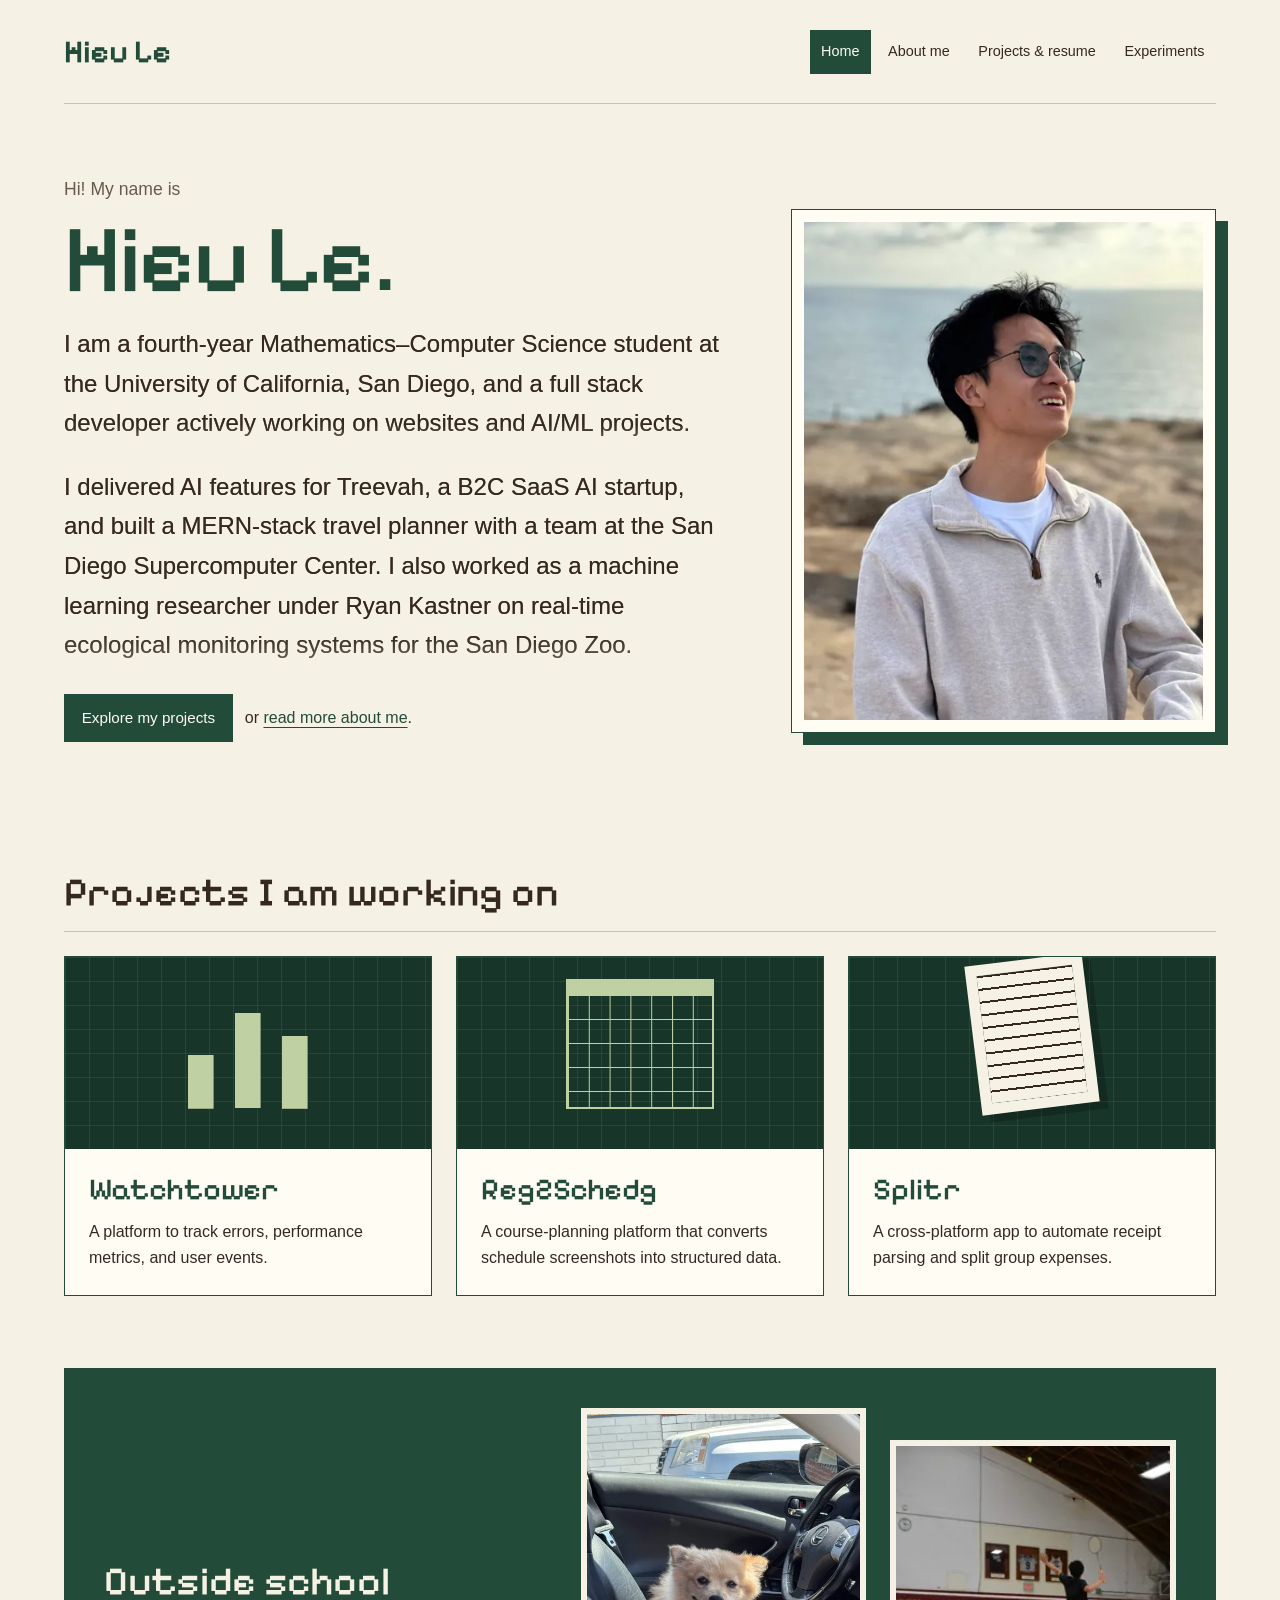
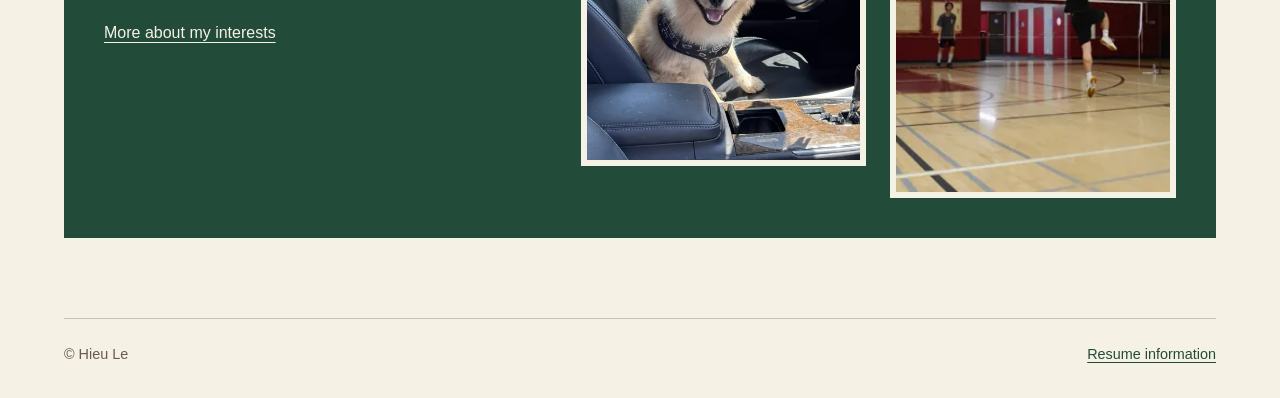
<file: index.html>
<!doctype html>
<html lang="en">
  <head>
    <meta charset="UTF-8" />
    <meta name="viewport" content="width=device-width, initial-scale=1" />
    <meta
      name="description"
      content="Meet Hieu Le, a Mathematics–Computer Science student at UC San Diego working on full stack development and AI/ML projects."
    />
    <title>Hieu Le | Home</title>
    <link rel="icon" href="assets/images/favicon.svg" type="image/svg+xml" />
    <link rel="stylesheet" href="styles.css" />
  </head>
  <body>
    <a class="skip-link" href="#main-content">Skip to main content</a>
    <header>
      <p class="site-name"><a href="index.html">Hieu Le</a></p>
      <nav aria-label="Main navigation">
        <ul>
          <li><a href="index.html" aria-current="page">Home</a></li>
          <li><a href="about.html">About me</a></li>
          <li><a href="projects.html">Projects &amp; resume</a></li>
          <li><a href="experiments.html">Experiments</a></li>
        </ul>
      </nav>
    </header>

    <main id="main-content" tabindex="-1">
      <section class="intro" aria-labelledby="intro-heading">
        <div class="intro-copy">
          <h1 id="intro-heading">
            <span class="intro-greeting">Hi! My name is</span>
            <span class="intro-name">Hieu Le.</span>
          </h1>
          <p>
            I am a fourth-year Mathematics–Computer Science student at the
            University of California, San Diego, and a full stack developer
            actively working on websites and AI/ML projects.
          </p>
          <p>
            I delivered AI features for Treevah, a B2C SaaS AI startup, and built
            a MERN-stack travel planner with a team at the San Diego
            Supercomputer Center. I also worked as a machine learning researcher
            under Ryan Kastner on real-time ecological monitoring systems for
            the San Diego Zoo.
          </p>
          <p class="intro-links">
            <a class="button-link" href="projects.html">Explore my projects</a>
            <span>or <a href="about.html">read more about me</a>.</span>
          </p>
        </div>
        <figure class="portrait">
          <picture>
            <source
              type="image/webp"
              srcset="
                assets/images/aboutme-480.webp 480w,
                assets/images/aboutme.webp     900w
              "
              sizes="(max-width: 48rem) min(23.375rem, calc(100vw - 4.875rem)), (max-width: 76rem) calc(39vw - 4.75rem), 25rem"
            />
            <img
              src="assets/images/aboutme.jpg"
              width="320"
              height="427"
              alt="Hieu Le wearing sunglasses outdoors by the ocean."
              fetchpriority="high"
            />
          </picture>
        </figure>
      </section>

      <section class="project-grid" aria-labelledby="work-heading">
        <h2 class="section-heading" id="work-heading">
          Projects I am working on
        </h2>

        <article class="project-card" aria-labelledby="watchtower-heading">
          <div class="project-art art-watchtower" aria-hidden="true"></div>

          <h3 id="watchtower-heading">
            <a href="projects.html#watchtower">Watchtower</a>
          </h3>
          <p>
            A platform to track errors, performance metrics, and user events.
          </p>
        </article>
        <article class="project-card" aria-labelledby="reg2schedg-heading">
          <div class="project-art art-calendar" aria-hidden="true"></div>

          <h3 id="reg2schedg-heading">
            <a href="projects.html#reg2schedg">Reg2Schedg</a>
          </h3>
          <p>
            A course-planning platform that converts schedule screenshots into
            structured data.
          </p>
        </article>
        <article class="project-card" aria-labelledby="splitr-heading">
          <div class="project-art art-receipt" aria-hidden="true"></div>

          <h3 id="splitr-heading">
            <a href="projects.html#splitr">Splitr</a>
          </h3>
          <p>
            A cross-platform app to automate receipt parsing and split group
            expenses.
          </p>
        </article>
      </section>

      <section class="outside-grid" aria-labelledby="personal-heading">
        <div>
          <h2 id="personal-heading">Outside school</h2>
          <p><a href="about.html">More about my interests</a></p>
        </div>
        <div class="outside-photos">
          <figure>
            <picture>
              <source
                type="image/webp"
                srcset="
                  assets/images/dog1-480.webp 480w,
                  assets/images/dog1.webp     900w
                "
                sizes="(max-width: 48rem) calc(50vw - 4rem), (max-width: 76rem) 22vw, 17rem"
              />
              <img
                src="assets/images/dog1.jpg"
                width="160"
                height="213"
                alt="A small tan dog sitting on a car seat."
                loading="lazy"
                decoding="async"
              />
            </picture>
          </figure>
          <figure>
            <picture>
              <source
                type="image/webp"
                srcset="
                  assets/images/badminton-480.webp  480w,
                  assets/images/badminton.webp     1200w
                "
                sizes="(max-width: 48rem) calc(50vw - 4rem), (max-width: 76rem) 22vw, 17rem"
              />
              <img
                src="assets/images/badminton.jpg"
                width="160"
                height="107"
                alt="A badminton player jumping to hit the shuttlecock in an indoor gym."
                loading="lazy"
                decoding="async"
              />
            </picture>
          </figure>
        </div>
      </section>
    </main>

    <footer>
      <p>&copy; Hieu Le</p>
      <p><a href="projects.html#resume">Resume information</a></p>
    </footer>
  </body>
</html>
</file>
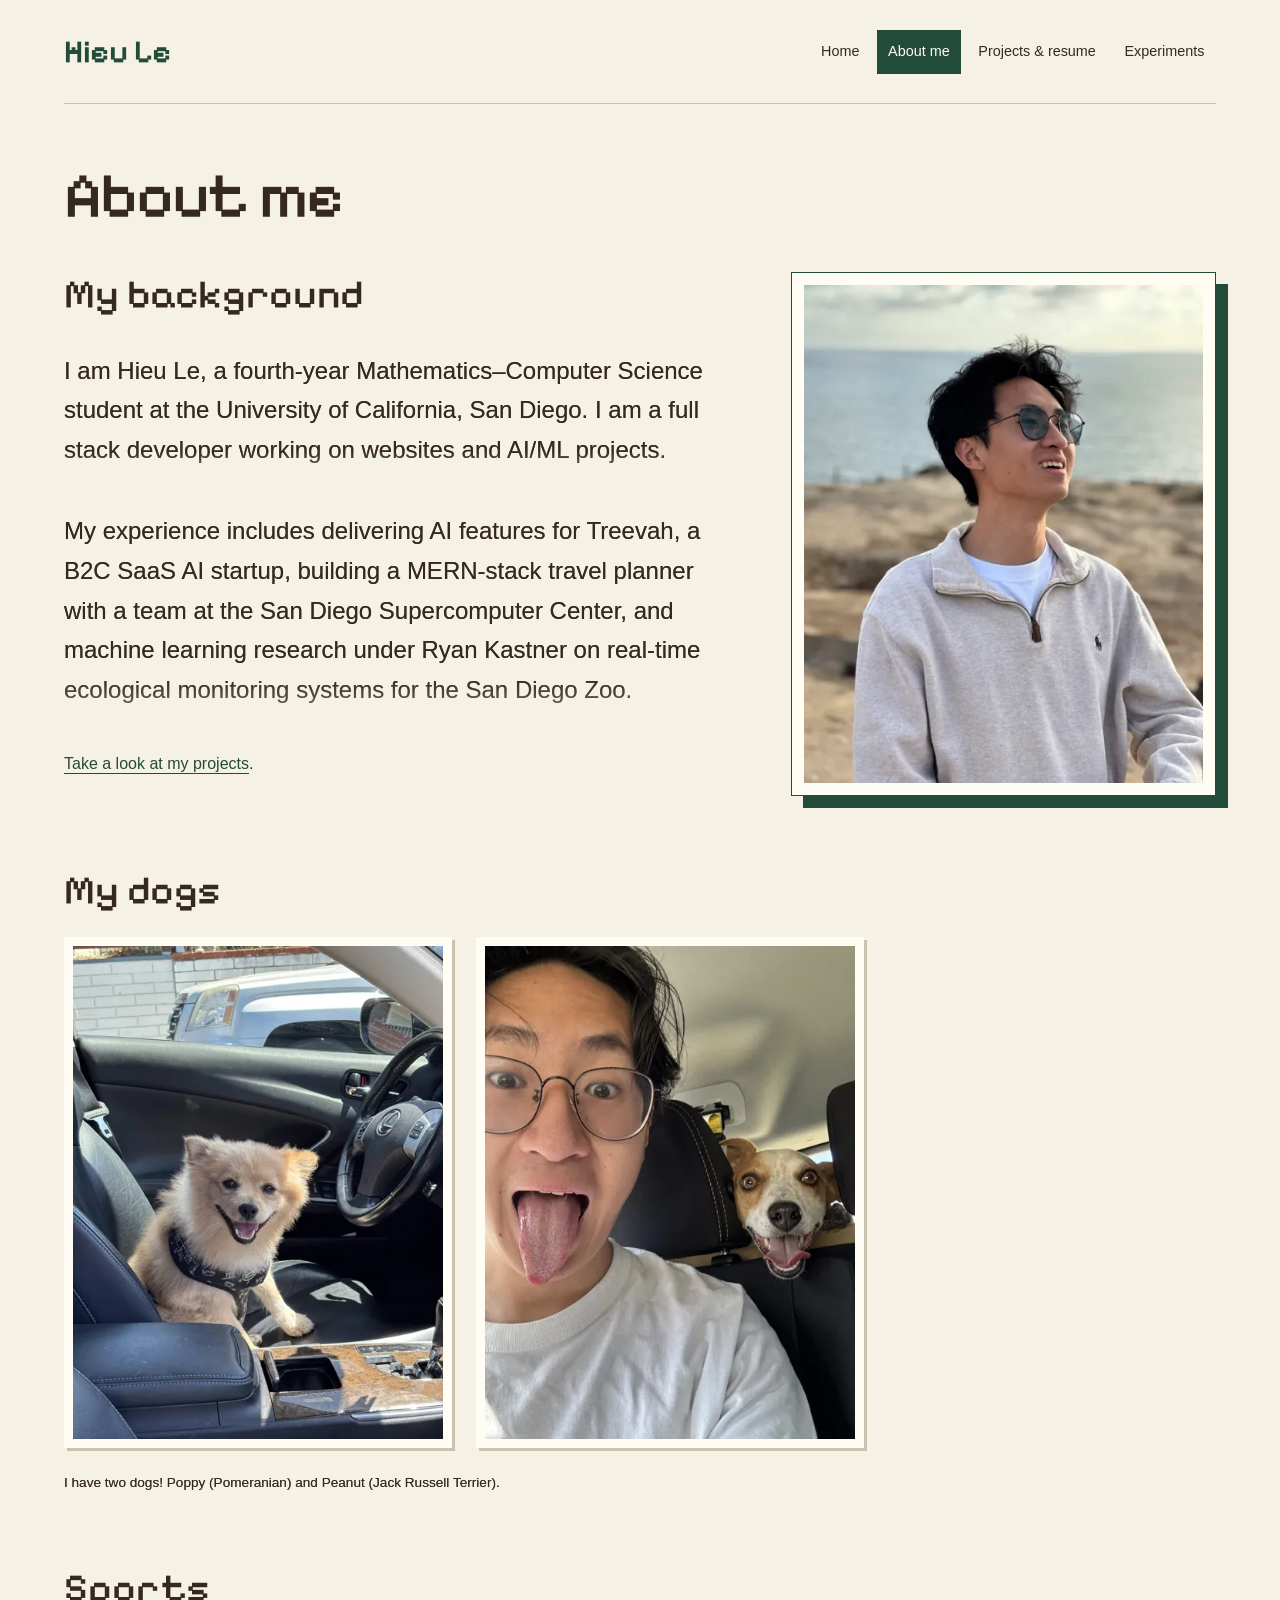
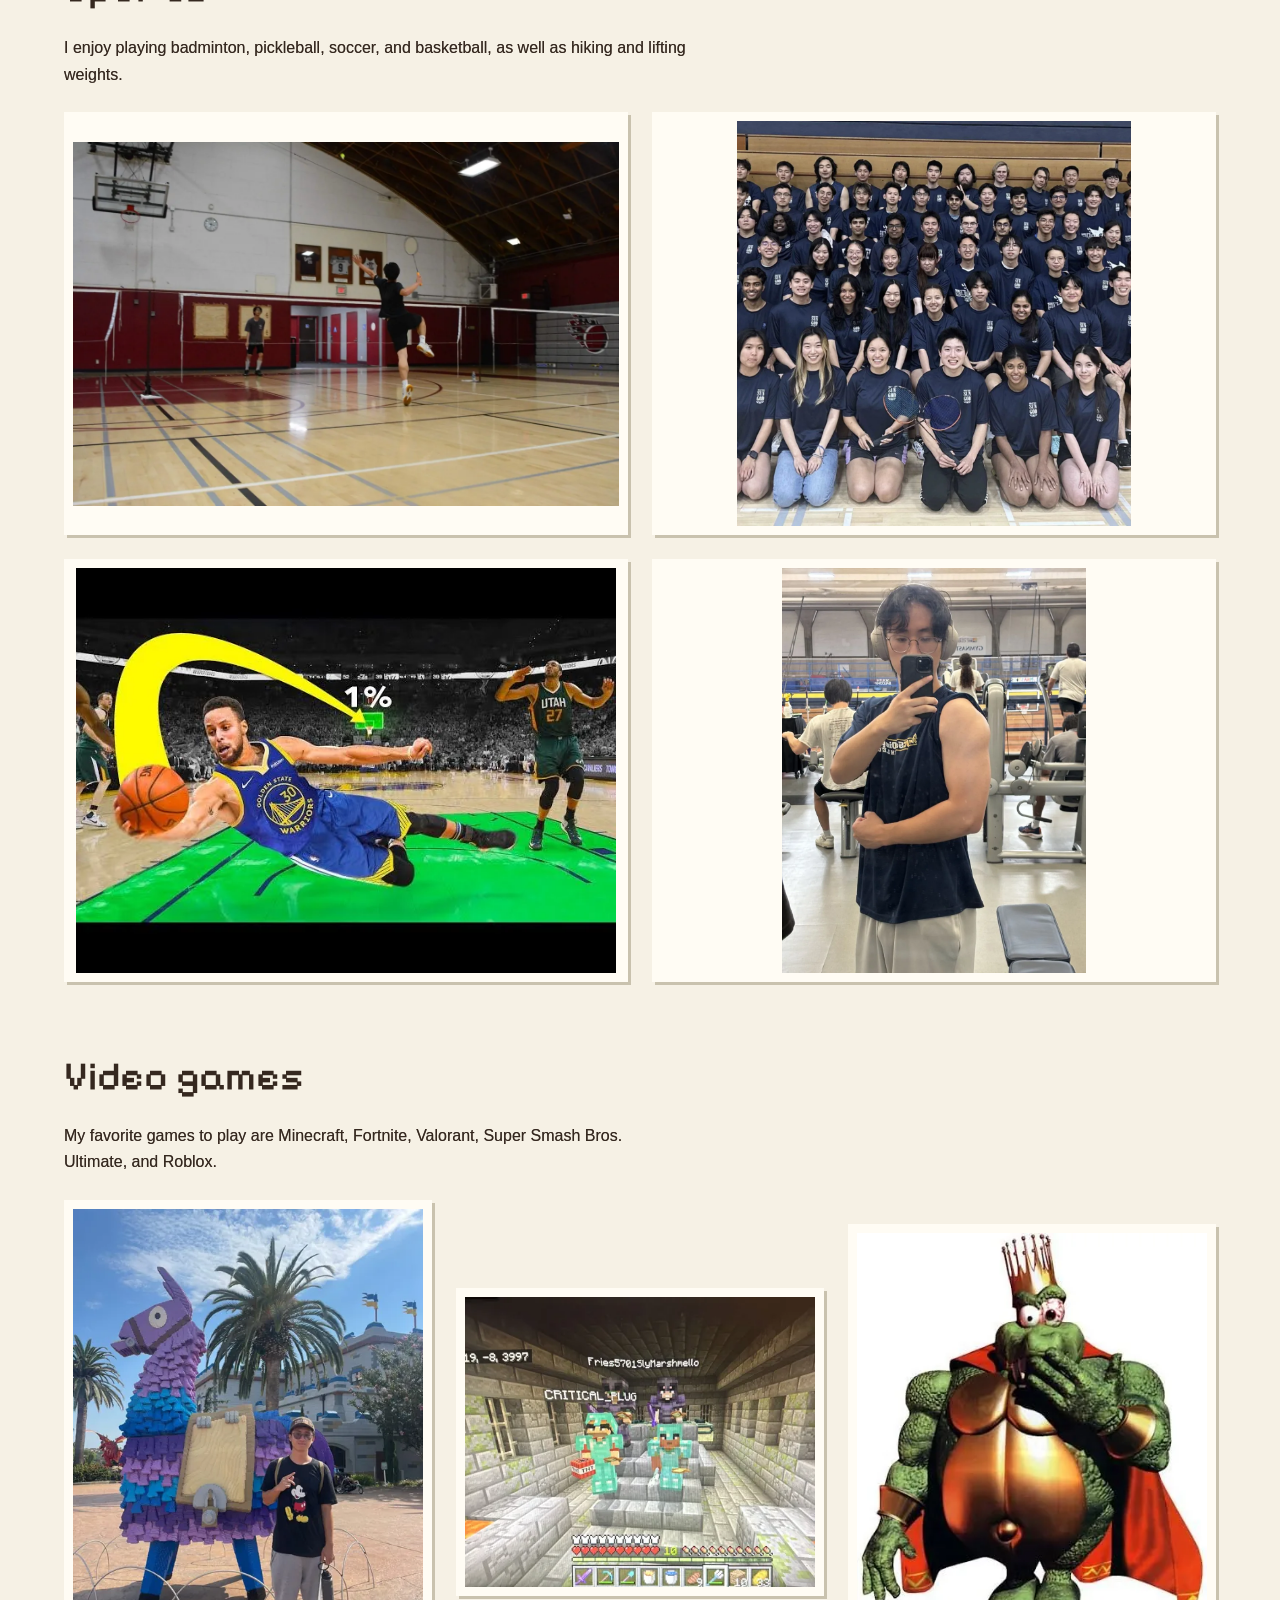
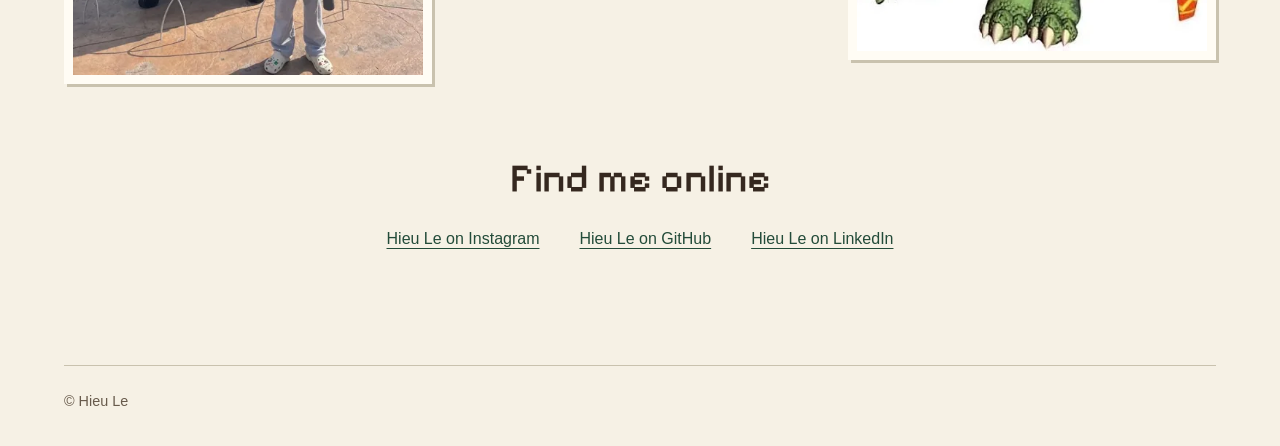
<file: about.html>
<!doctype html>
<html lang="en">
  <head>
    <meta charset="UTF-8" />
    <meta name="viewport" content="width=device-width, initial-scale=1" />
    <meta
      name="description"
      content="Get to know Hieu Le, a UC San Diego Mathematics–Computer Science student, through his background, two dogs, sports, and favorite video games."
    />
    <title>About Me | Hieu Le</title>
    <link rel="icon" href="assets/images/favicon.svg" type="image/svg+xml" />
    <link rel="stylesheet" href="styles.css" />
  </head>
  <body>
    <a class="skip-link" href="#main-content">Skip to main content</a>
    <header>
      <p class="site-name"><a href="index.html">Hieu Le</a></p>
      <nav aria-label="Main navigation">
        <ul>
          <li><a href="index.html">Home</a></li>
          <li><a href="about.html" aria-current="page">About me</a></li>
          <li><a href="projects.html">Projects &amp; resume</a></li>
          <li><a href="experiments.html">Experiments</a></li>
        </ul>
      </nav>
    </header>
    <main id="main-content" tabindex="-1">
      <h1>About me</h1>

      <section class="about-background" aria-labelledby="background-heading">
        <h2 id="background-heading">My background</h2>
        <p>
          I am Hieu Le, a fourth-year Mathematics–Computer Science student at
          the University of California, San Diego. I am a full stack developer
          working on websites and AI/ML projects.
        </p>
        <p>
          My experience includes delivering AI features for Treevah, a B2C SaaS
          AI startup, building a MERN-stack travel planner with a team at the
          San Diego Supercomputer Center, and machine learning research under
          Ryan Kastner on real-time ecological monitoring systems for the San
          Diego Zoo.
        </p>
        <figure class="portrait">
          <picture>
            <source
              type="image/webp"
              srcset="
                assets/images/aboutme-480.webp 480w,
                assets/images/aboutme.webp     900w
              "
              sizes="(max-width: 48rem) min(23.375rem, calc(100vw - 4.875rem)), (max-width: 76rem) calc(39vw - 4.75rem), 25rem"
            />
            <img
              src="assets/images/aboutme.jpg"
              alt="Hieu Le wearing sunglasses outdoors by the ocean."
              width="320"
              height="427"
              fetchpriority="high"
            />
          </picture>
        </figure>
        <p><a href="projects.html">Take a look at my projects</a>.</p>
      </section>

      <section class="photo-gallery dog-gallery" aria-labelledby="dog-heading">
        <h2 id="dog-heading">My dogs</h2>
        <figure>
          <picture>
            <source
              type="image/webp"
              srcset="
                assets/images/dog1-480.webp 480w,
                assets/images/dog1.webp     900w
              "
              sizes="(max-width: 48rem) calc(50vw - 3rem), (max-width: 54rem) calc(50vw - 4rem), 23rem"
            />
            <img
              src="assets/images/dog1.jpg"
              width="160"
              height="213"
              alt="Poppy, my Pomeranian, sitting on a car seat."
              loading="lazy"
              decoding="async"
            />
          </picture>
        </figure>
        <figure>
          <picture>
            <source
              type="image/webp"
              srcset="
                assets/images/dog2-480.webp 480w,
                assets/images/dog2.webp     900w
              "
              sizes="(max-width: 48rem) calc(50vw - 3rem), (max-width: 54rem) calc(50vw - 4rem), 23rem"
            />
            <img
              src="assets/images/dog2.jpg"
              width="160"
              height="213"
              alt="Peanut, my Jack Russell Terrier, posing with me in a car."
              loading="lazy"
              decoding="async"
            />
          </picture>
        </figure>
        <p class="photo-caption">
          I have two dogs! Poppy (Pomeranian) and Peanut (Jack Russell Terrier).
        </p>
      </section>

      <section
        class="photo-gallery sports-gallery"
        aria-labelledby="sports-heading"
      >
        <h2 id="sports-heading">Sports</h2>
        <p>
          I enjoy playing badminton, pickleball, soccer, and basketball, as well
          as hiking and lifting weights.
        </p>
        <figure>
          <picture>
            <source
              type="image/webp"
              srcset="
                assets/images/badminton-480.webp  480w,
                assets/images/badminton.webp     1200w
              "
              sizes="(max-width: 48rem) calc(100vw - 3.7rem), (max-width: 76rem) calc(50vw - 4rem), 34rem"
            />
            <img
              src="assets/images/badminton.jpg"
              width="320"
              height="213"
              alt="Jumping to hit the shuttlecock during a badminton game."
              loading="lazy"
              decoding="async"
            />
          </picture>
        </figure>
        <figure>
          <picture>
            <source
              type="image/webp"
              srcset="
                assets/images/badminton-team-480.webp  480w,
                assets/images/badminton-team.webp     1167w
              "
              sizes="(max-width: 48rem) calc(100vw - 3.7rem), (max-width: 76rem) calc(50vw - 4rem), 34rem"
            />
            <img
              src="assets/images/badminton-team.jpg"
              width="320"
              height="329"
              alt="Our badminton group posing together in a gym."
              loading="lazy"
              decoding="async"
            />
          </picture>
        </figure>
        <figure>
          <picture>
            <source
              type="image/webp"
              srcset="
                assets/images/steph-curry-480.webp 480w,
                assets/images/steph-curry.webp     640w
              "
              sizes="(max-width: 48rem) calc(100vw - 3.7rem), (max-width: 76rem) calc(50vw - 4rem), 34rem"
            />
            <img
              src="assets/images/steph-curry.jpg"
              width="320"
              height="240"
              alt="A basketball graphic of Stephen Curry reaching for the ball."
              loading="lazy"
              decoding="async"
            />
          </picture>
        </figure>
        <figure>
          <picture>
            <source
              type="image/webp"
              srcset="
                assets/images/gym-480.webp 480w,
                assets/images/gym.webp     900w
              "
              sizes="(max-width: 48rem) calc(100vw - 3.7rem), (max-width: 76rem) calc(50vw - 4rem), 34rem"
            />
            <img
              src="assets/images/gym.jpg"
              width="320"
              height="427"
              alt="Taking a mirror selfie at the gym."
              loading="lazy"
              decoding="async"
            />
          </picture>
        </figure>
      </section>

      <section
        class="photo-gallery games-gallery"
        aria-labelledby="games-heading"
      >
        <h2 id="games-heading">Video games</h2>
        <p>
          My favorite games to play are Minecraft, Fortnite, Valorant, Super
          Smash Bros. Ultimate, and Roblox.
        </p>
        <figure>
          <picture>
            <source
              type="image/webp"
              srcset="
                assets/images/fortnite-llama-480.webp 480w,
                assets/images/fortnite-llama.webp     900w
              "
              sizes="(max-width: 48rem) calc(100vw - 3.7rem), (max-width: 76rem) calc(33.333vw - 3.55rem), 22rem"
            />
            <img
              src="assets/images/fortnite-llama.jpg"
              width="320"
              height="427"
              alt="Standing beside a large LEGO Fortnite llama."
              loading="lazy"
              decoding="async"
            />
          </picture>
        </figure>
        <figure>
          <picture>
            <source
              type="image/webp"
              srcset="
                assets/images/minecraft-480.webp  480w,
                assets/images/minecraft.webp     1196w
              "
              sizes="(max-width: 48rem) calc(100vw - 3.7rem), (max-width: 76rem) calc(33.333vw - 3.55rem), 22rem"
            />
            <img
              src="assets/images/minecraft.jpg"
              width="320"
              height="265"
              alt="Four Minecraft characters posing together in an underground stronghold."
              loading="lazy"
              decoding="async"
            />
          </picture>
        </figure>
        <figure>
          <picture>
            <source
              type="image/webp"
              srcset="assets/images/king-k-rool.webp 409w"
              sizes="(max-width: 48rem) calc(100vw - 3.7rem), (max-width: 76rem) calc(33.333vw - 3.55rem), 22rem"
            />
            <img
              src="assets/images/king-k-rool.jpg"
              width="320"
              height="382"
              alt="King K. Rool, the crocodile character I play in Super Smash Bros. Ultimate."
              loading="lazy"
              decoding="async"
            />
          </picture>
        </figure>
      </section>

      <section aria-labelledby="social-heading">
        <h2 id="social-heading">Find me online</h2>
        <ul class="social-links">
          <li>
            <a href="https://www.instagram.com/hieubae/"
              >Hieu Le on Instagram</a
            >
          </li>
          <li><a href="https://github.com/hieule314">Hieu Le on GitHub</a></li>
          <li>
            <a href="https://www.linkedin.com/in/hieule314/"
              >Hieu Le on LinkedIn</a
            >
          </li>
        </ul>
      </section>
    </main>
    <footer>
      <p>&copy; Hieu Le</p>
    </footer>
  </body>
</html>
</file>
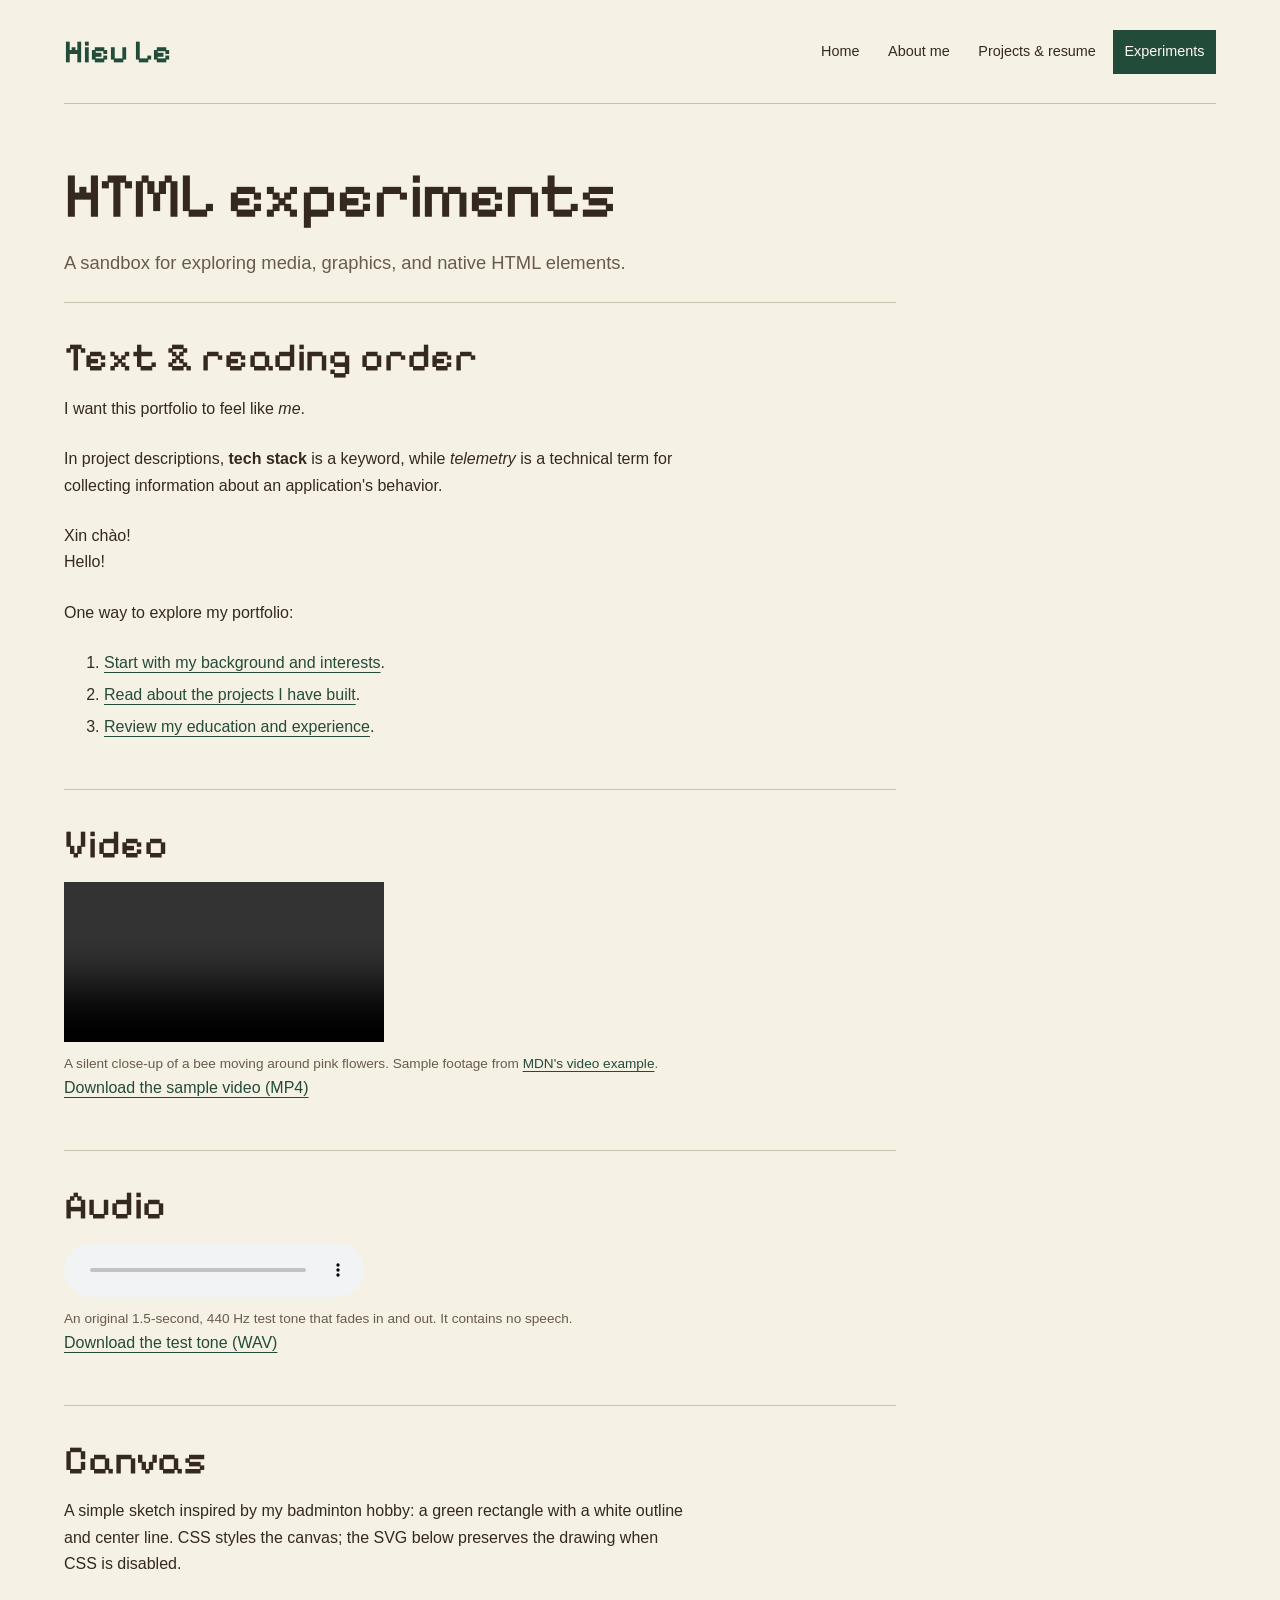
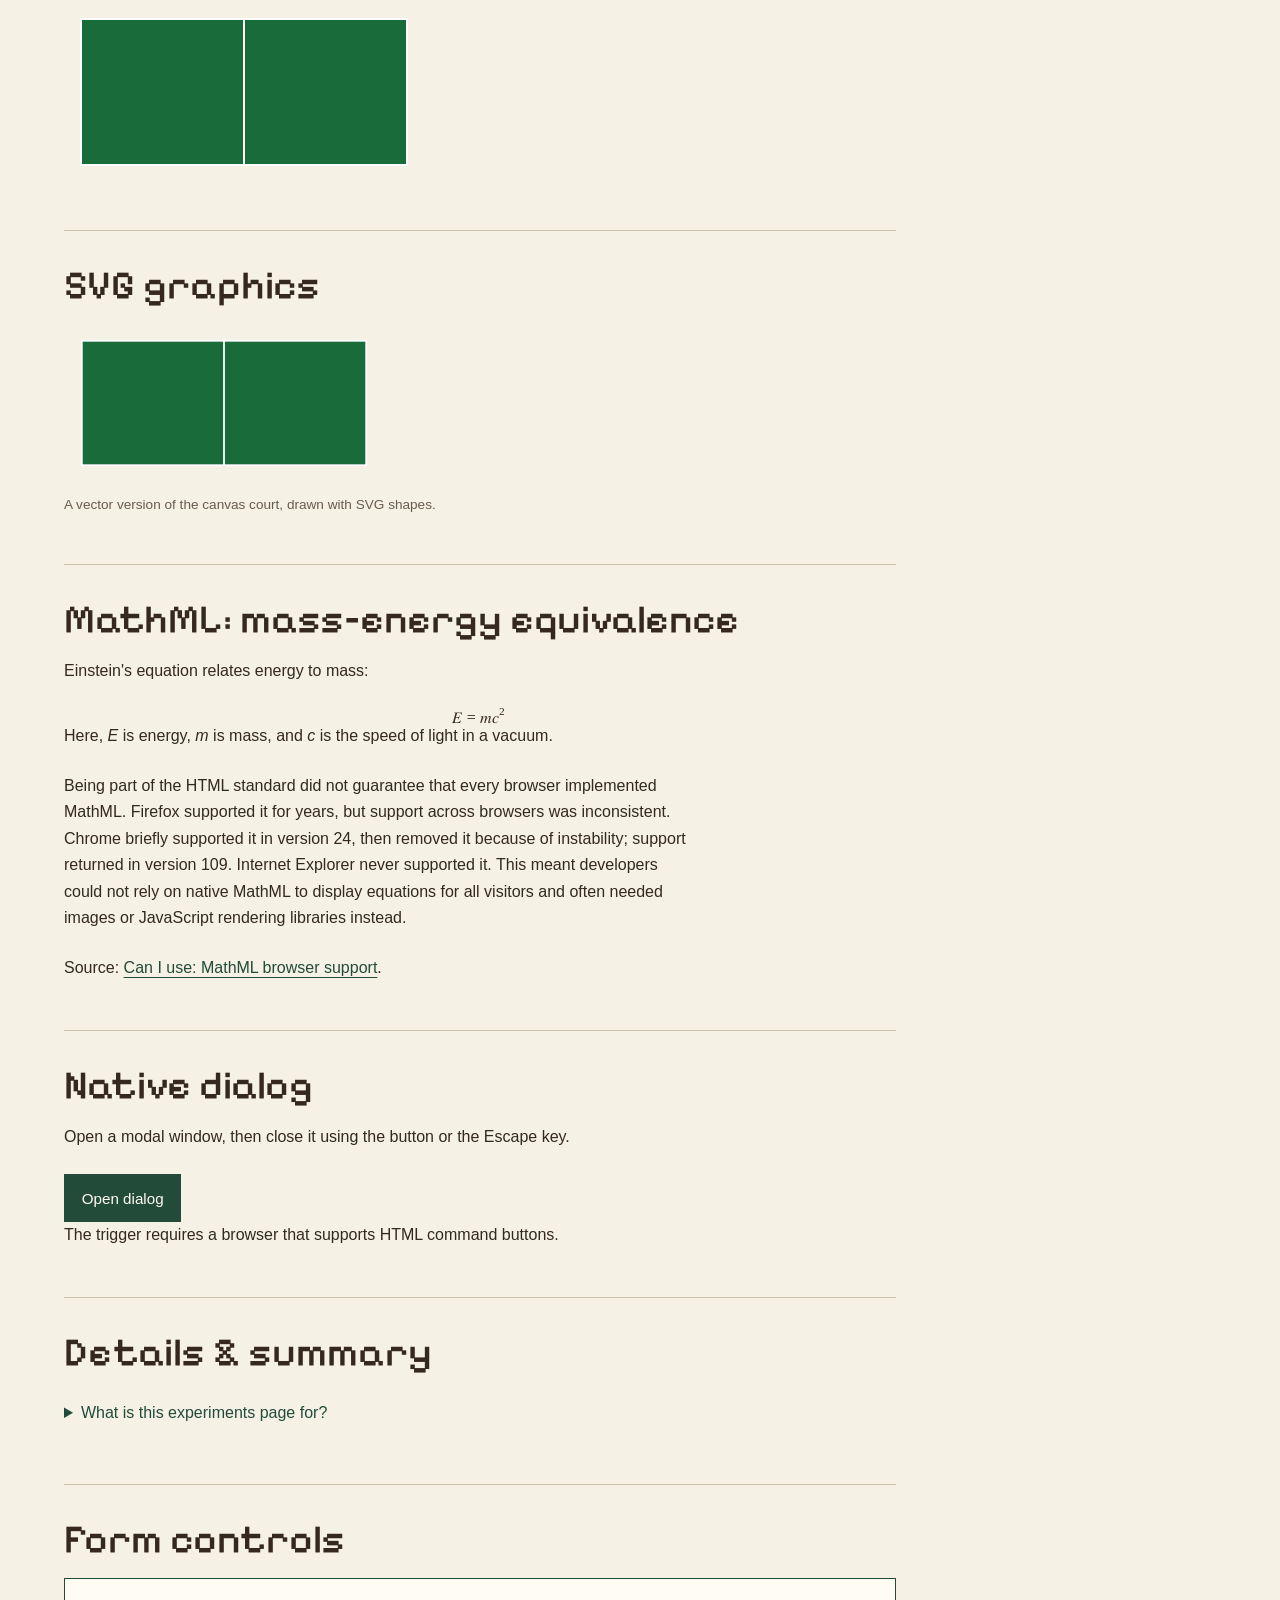
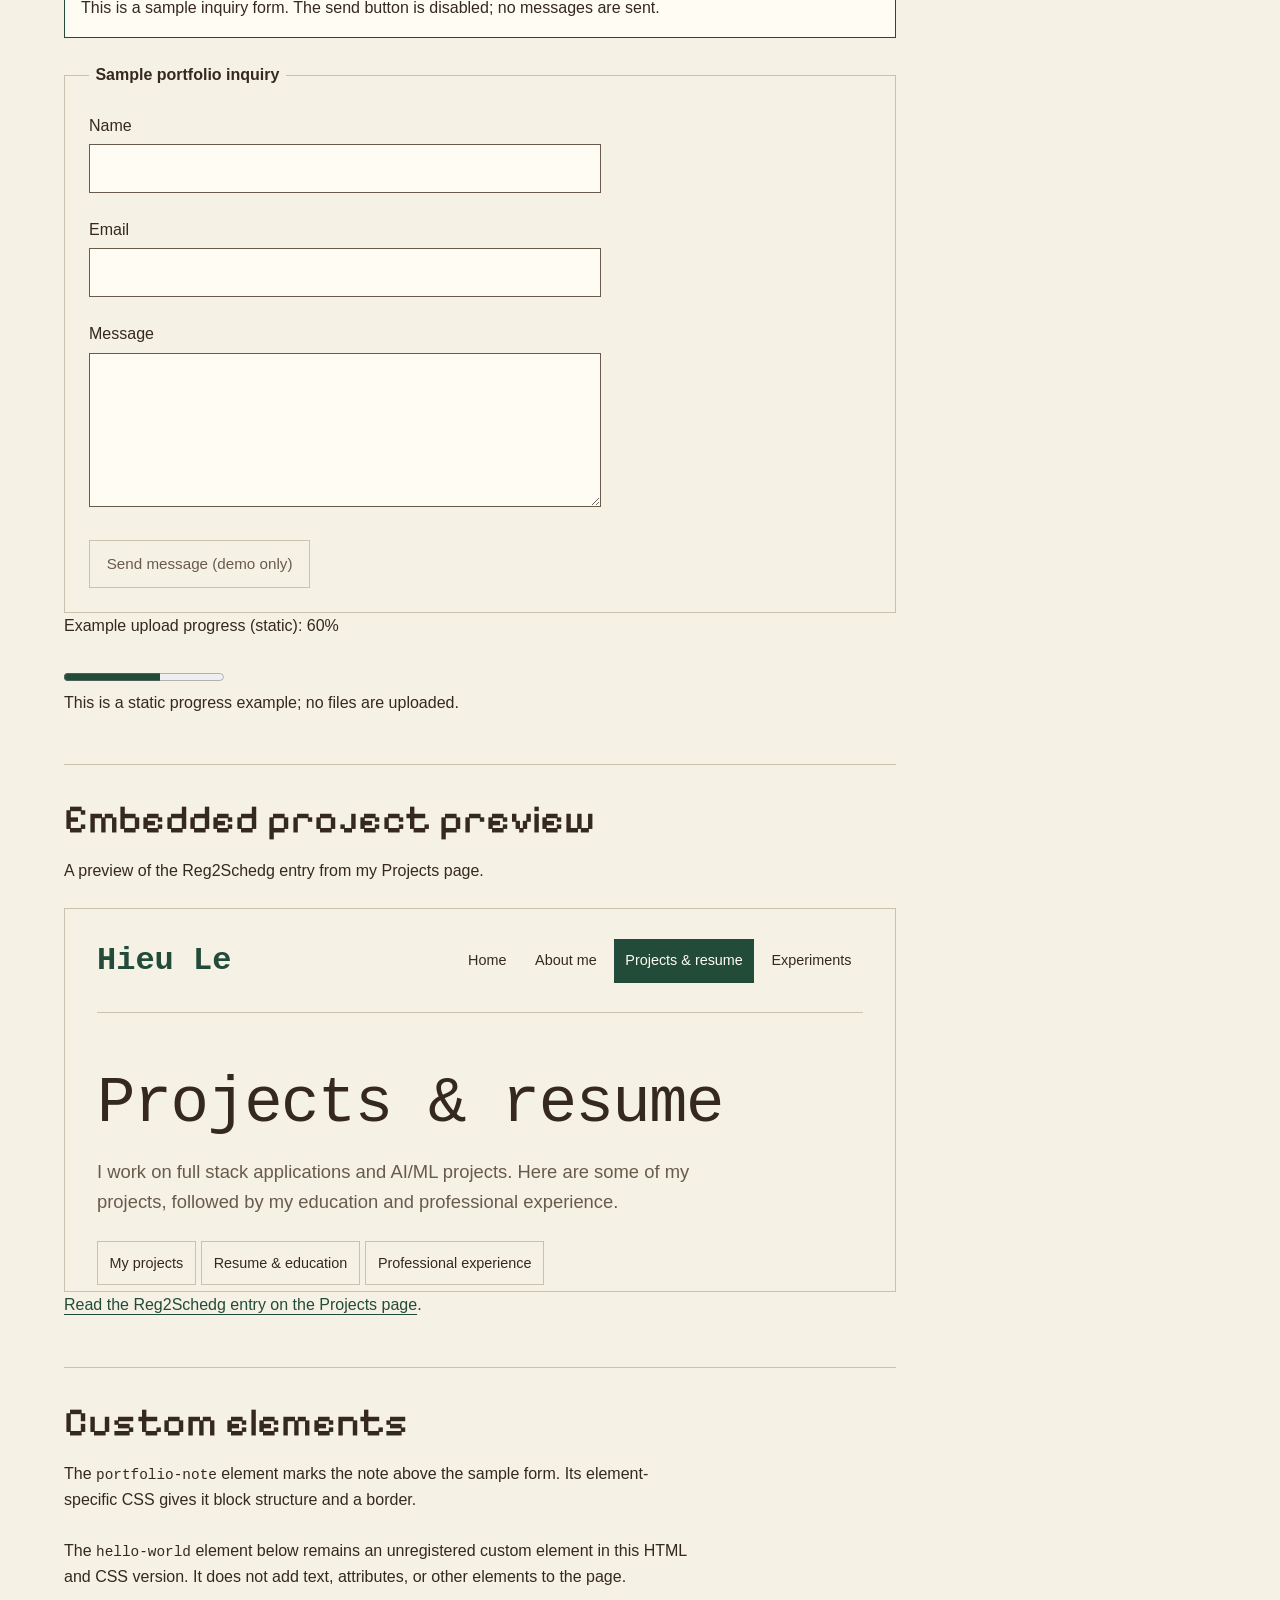
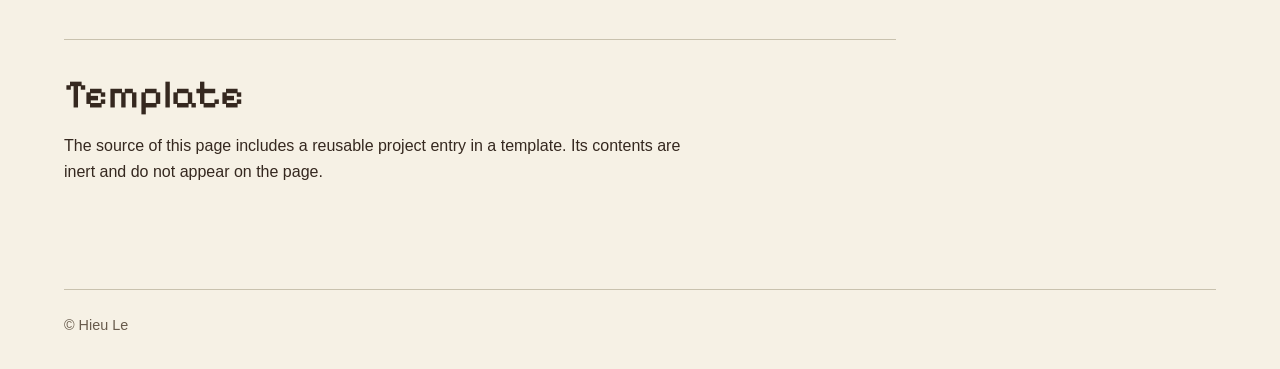
<file: experiments.html>
<!doctype html>
<html lang="en">
  <head>
    <meta charset="UTF-8" />
    <meta name="viewport" content="width=device-width, initial-scale=1" />
    <meta
      name="description"
      content="Hieu Le's CSE 134B sandbox for native video, audio, canvas, dialogs, disclosure elements, and templates."
    />
    <title>Experiments | Hieu Le</title>
    <link rel="icon" href="assets/images/favicon.svg" type="image/svg+xml" />
    <link rel="stylesheet" href="styles.css" />
  </head>
  <body class="experiments">
    <a class="skip-link" href="#main-content">Skip to main content</a>
    <header>
      <p class="site-name"><a href="index.html">Hieu Le</a></p>
      <nav aria-label="Main navigation">
        <ul>
          <li><a href="index.html">Home</a></li>
          <li><a href="about.html">About me</a></li>
          <li><a href="projects.html">Projects &amp; resume</a></li>
          <li>
            <a href="experiments.html" aria-current="page">Experiments</a>
          </li>
        </ul>
      </nav>
    </header>
    <main id="main-content" tabindex="-1">
      <h1>HTML experiments</h1>
      <p>A sandbox for exploring media, graphics, and native HTML elements.</p>

      <section aria-labelledby="text-heading">
        <h2 id="text-heading">Text &amp; reading order</h2>
        <p>I want this portfolio to feel like <em>me</em>.</p>
        <p>
          In project descriptions, <b>tech stack</b> is a keyword, while
          <i>telemetry</i> is a technical term for collecting information about
          an application's behavior.
        </p>
        <p>
          <span lang="vi">Xin chào!</span><br />
          <span lang="en">Hello!</span>
        </p>
        <p>One way to explore my portfolio:</p>
        <ol>
          <li>
            <a href="about.html">Start with my background and interests</a>.
          </li>
          <li>
            <a href="projects.html">Read about the projects I have built</a>.
          </li>
          <li>
            <a href="projects.html#resume">Review my education and experience</a
            >.
          </li>
        </ol>
      </section>

      <section aria-labelledby="video-heading">
        <h2 id="video-heading">Video</h2>
        <figure>
          <video
            controls
            playsinline
            preload="none"
            width="320"
            height="180"
            aria-label="Sample nature video"
            aria-describedby="video-description"
          >
            <source src="assets/videos/flower-demo.mp4" type="video/mp4" />
            <p>
              Your browser does not support embedded video.
              <a href="assets/videos/flower-demo.mp4"
                >Download the sample video</a
              >.
            </p>
          </video>
          <figcaption id="video-description">
            A silent close-up of a bee moving around pink flowers. Sample
            footage from
            <a
              href="https://developer.mozilla.org/en-US/docs/Web/HTML/Reference/Elements/video"
              >MDN's video example</a
            >.
          </figcaption>
        </figure>
        <p>
          <a href="assets/videos/flower-demo.mp4" download
            >Download the sample video (MP4)</a
          >
        </p>
      </section>

      <section aria-labelledby="audio-heading">
        <h2 id="audio-heading">Audio</h2>
        <figure>
          <audio
            controls
            preload="none"
            aria-label="Short test tone"
            aria-describedby="audio-description"
          >
            <source src="assets/audio/tone-demo.wav" type="audio/wav" />
            <p>
              Your browser does not support embedded audio.
              <a href="assets/audio/tone-demo.wav">Download the test tone</a>.
            </p>
          </audio>
          <figcaption id="audio-description">
            An original 1.5-second, 440 Hz test tone that fades in and out. It
            contains no speech.
          </figcaption>
        </figure>
        <p>
          <a href="assets/audio/tone-demo.wav" download
            >Download the test tone (WAV)</a
          >
        </p>
      </section>

      <section aria-labelledby="canvas-heading">
        <h2 id="canvas-heading">Canvas</h2>
        <p>
          A simple sketch inspired by my badminton hobby: a green rectangle with
          a white outline and center line. CSS styles the canvas; the SVG below
          preserves the drawing when CSS is disabled.
        </p>
        <canvas
          id="court-canvas"
          width="320"
          height="160"
          role="img"
          aria-label="A green rectangular court with a white outline and center line."
        >
          <p>
            A green rectangle with a white outline and a vertical white line
            through its center represents a badminton court.
          </p>
        </canvas>
      </section>

      <section aria-labelledby="svg-heading">
        <h2 id="svg-heading">SVG graphics</h2>
        <figure>
          <svg
            xmlns="http://www.w3.org/2000/svg"
            width="320"
            height="160"
            viewBox="0 0 360 180"
            role="img"
            aria-labelledby="court-title court-description"
          >
            <title id="court-title">A simplified badminton court</title>
            <desc id="court-description">
              A green rectangle with a white outline and a vertical white center
              line, matching the canvas sketch.
            </desc>
            <rect
              x="20"
              y="20"
              width="320"
              height="140"
              fill="#196b3a"
              stroke="white"
              stroke-width="2"
            ></rect>
            <line
              x1="180"
              y1="20"
              x2="180"
              y2="160"
              stroke="white"
              stroke-width="2"
            ></line>
          </svg>
          <figcaption>
            A vector version of the canvas court, drawn with SVG shapes.
          </figcaption>
        </figure>
      </section>

      <section aria-labelledby="mathml-heading">
        <h2 id="mathml-heading">MathML: mass–energy equivalence</h2>
        <p>Einstein's equation relates energy to mass:</p>
        <math
          xmlns="http://www.w3.org/1998/Math/MathML"
          display="block"
          aria-label="E equals m c squared"
        >
          <mi>E</mi>
          <mo>=</mo>
          <mi>m</mi>
          <msup>
            <mi>c</mi>
            <mn>2</mn>
          </msup>
        </math>
        <p>
          Here, <var>E</var> is energy, <var>m</var> is mass, and
          <var>c</var> is the speed of light in a vacuum.
        </p>
        <p>
          Being part of the HTML standard did not guarantee that every browser
          implemented MathML. Firefox supported it for years, but support across
          browsers was inconsistent. Chrome briefly supported it in version 24,
          then removed it because of instability; support returned in version
          109. Internet Explorer never supported it. This meant developers could
          not rely on native MathML to display equations for all visitors and
          often needed images or JavaScript rendering libraries instead.
        </p>
        <p>
          Source:
          <a href="https://caniuse.com/mathml"
            >Can I use: MathML browser support</a
          >.
        </p>
      </section>

      <section aria-labelledby="dialog-heading">
        <h2 id="dialog-heading">Native dialog</h2>
        <p>
          Open a modal window, then close it using the button or the Escape key.
        </p>
        <button type="button" commandfor="sandbox-dialog" command="show-modal">
          Open dialog
        </button>
        <dialog
          id="sandbox-dialog"
          aria-labelledby="modal-heading"
          aria-describedby="modal-description"
        >
          <h3 id="modal-heading">Hello from my HTML sandbox!</h3>
          <p id="modal-description">
            This modal uses the browser's native dialog controls.
          </p>
          <form method="dialog">
            <button type="submit" autofocus>Close dialog</button>
          </form>
        </dialog>
        <p>
          The trigger requires a browser that supports HTML command buttons.
        </p>
      </section>

      <section aria-labelledby="details-heading">
        <h2 id="details-heading">Details &amp; summary</h2>
        <details>
          <summary>What is this experiments page for?</summary>
          <p>This is where I explore HTML elements alongside my portfolio.</p>
          <ul>
            <li>Video and audio provide their own playback controls.</li>
            <li>Canvas provides a surface for a small drawing.</li>
            <li>Dialog displays a modal window.</li>
            <li>Details and summary reveal extra information.</li>
          </ul>
        </details>
      </section>

      <section aria-labelledby="form-heading">
        <h2 id="form-heading">Form controls</h2>
        <portfolio-note role="note">
          <p>
            This is a sample inquiry form. The send button is disabled; no
            messages are sent.
          </p>
        </portfolio-note>
        <form action="experiments.html" method="get">
          <fieldset>
            <legend>Sample portfolio inquiry</legend>
            <div>
              <label for="inquiry-name">Name</label>
              <input
                type="text"
                id="inquiry-name"
                name="name"
                autocomplete="name"
                maxlength="80"
              />
            </div>
            <div>
              <label for="inquiry-email">Email</label>
              <input
                type="email"
                id="inquiry-email"
                name="email"
                autocomplete="email"
              />
            </div>
            <div>
              <label for="inquiry-message">Message</label>
              <textarea
                id="inquiry-message"
                name="message"
                rows="5"
                cols="32"
                maxlength="1000"
              ></textarea>
            </div>
            <button type="submit" disabled>Send message (demo only)</button>
          </fieldset>
        </form>
        <p>
          <label for="sample-progress"
            >Example upload progress (static): 60%</label
          >
        </p>
        <progress id="sample-progress" value="60" max="100">60%</progress>
        <p>This is a static progress example; no files are uploaded.</p>
      </section>

      <section aria-labelledby="iframe-heading">
        <h2 id="iframe-heading">Embedded project preview</h2>
        <p>A preview of the Reg2Schedg entry from my Projects page.</p>
        <iframe
          src="projects.html#reg2schedg"
          title="Reg2Schedg project entry"
          width="320"
          height="320"
          loading="lazy"
          sandbox
        ></iframe>
        <p>
          <a href="projects.html#reg2schedg"
            >Read the Reg2Schedg entry on the Projects page</a
          >.
        </p>
      </section>

      <section aria-labelledby="custom-heading">
        <h2 id="custom-heading">Custom elements</h2>
        <p>
          The <code>portfolio-note</code> element marks the note above the
          sample form. Its element-specific CSS gives it block structure and a
          border.
        </p>
        <p>
          The <code>hello-world</code> element below remains an unregistered
          custom element in this HTML and CSS version. It does not add text,
          attributes, or other elements to the page.
        </p>
        <hello-world></hello-world>
      </section>

      <section aria-labelledby="template-heading">
        <h2 id="template-heading">Template</h2>
        <p>
          The source of this page includes a reusable project entry in a
          template. Its contents are inert and do not appear on the page.
        </p>
        <template id="project-entry-template">
          <article>
            <h3>Reg2Schedg</h3>
            <p>
              A course-planning platform that converts schedule screenshots into
              structured data.
            </p>
          </article>
        </template>
      </section>
    </main>
    <footer>
      <p>&copy; Hieu Le</p>
    </footer>
  </body>
</html>
</file>
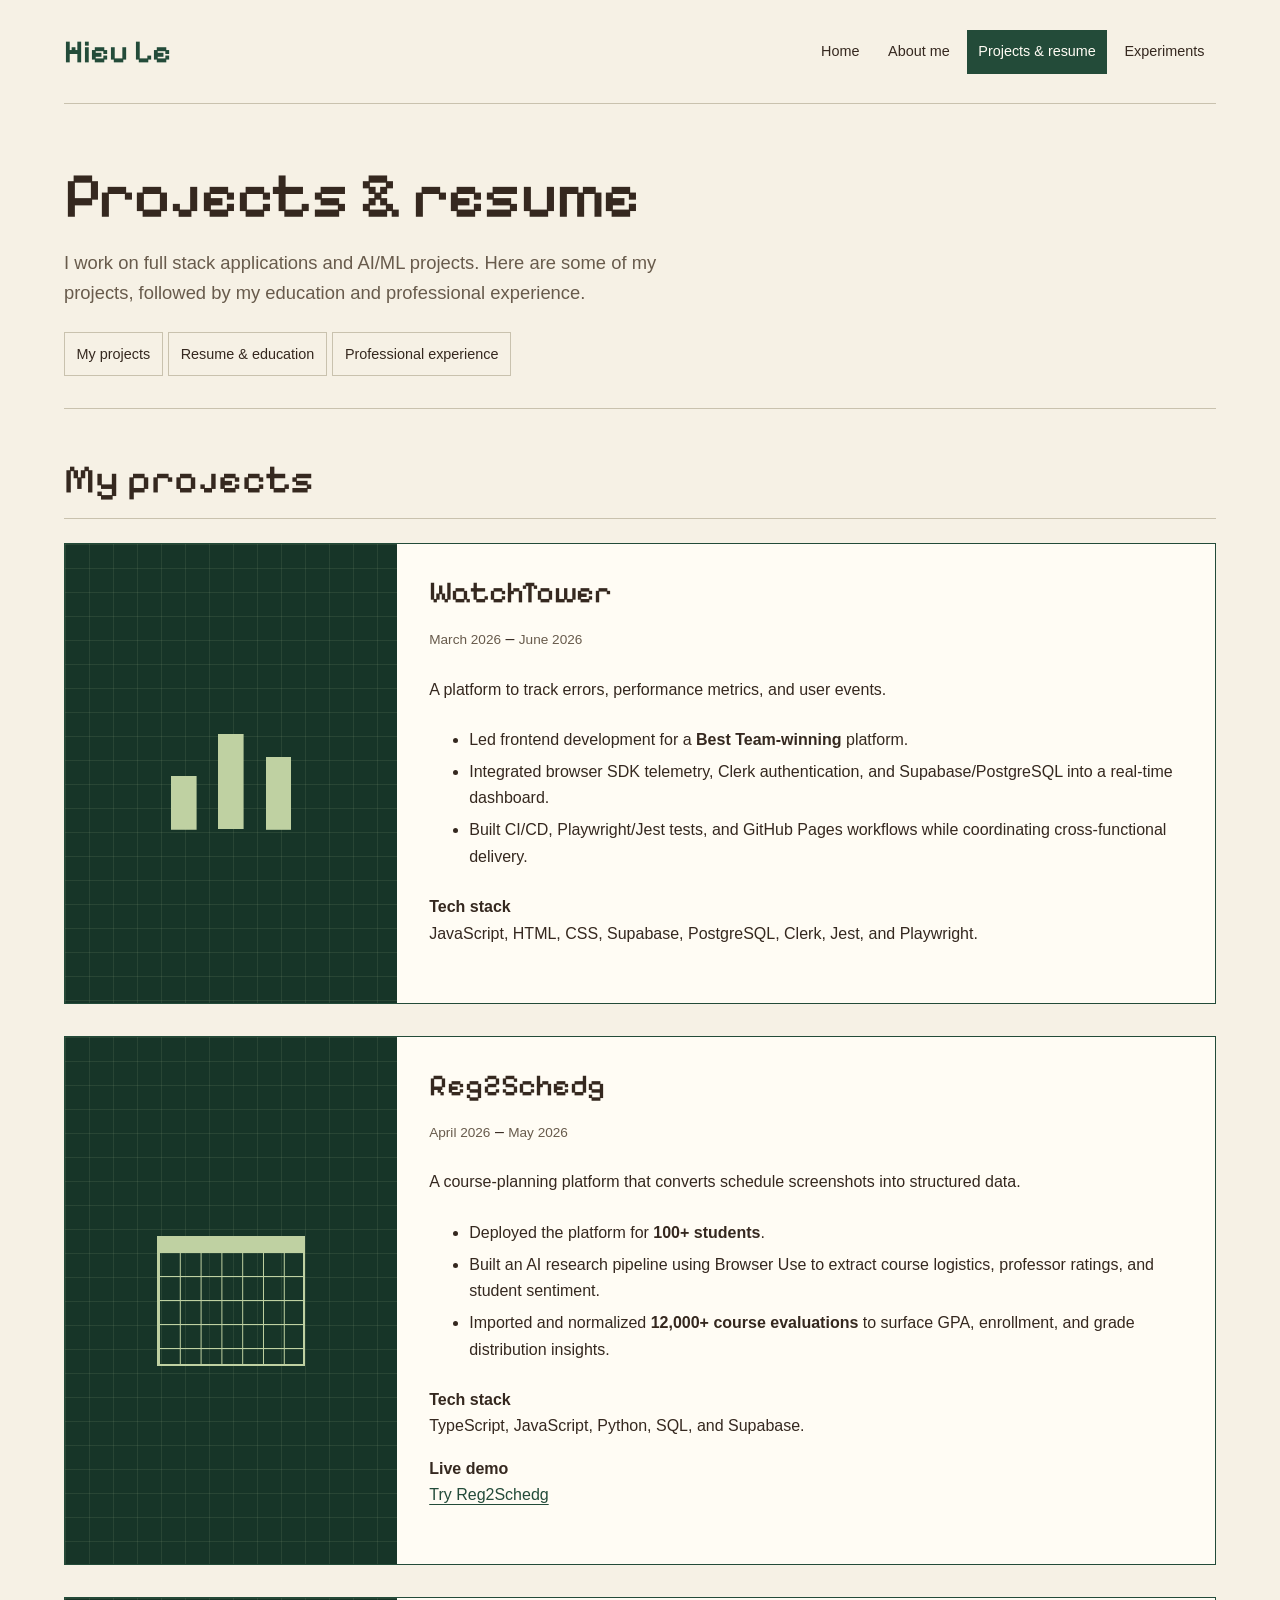
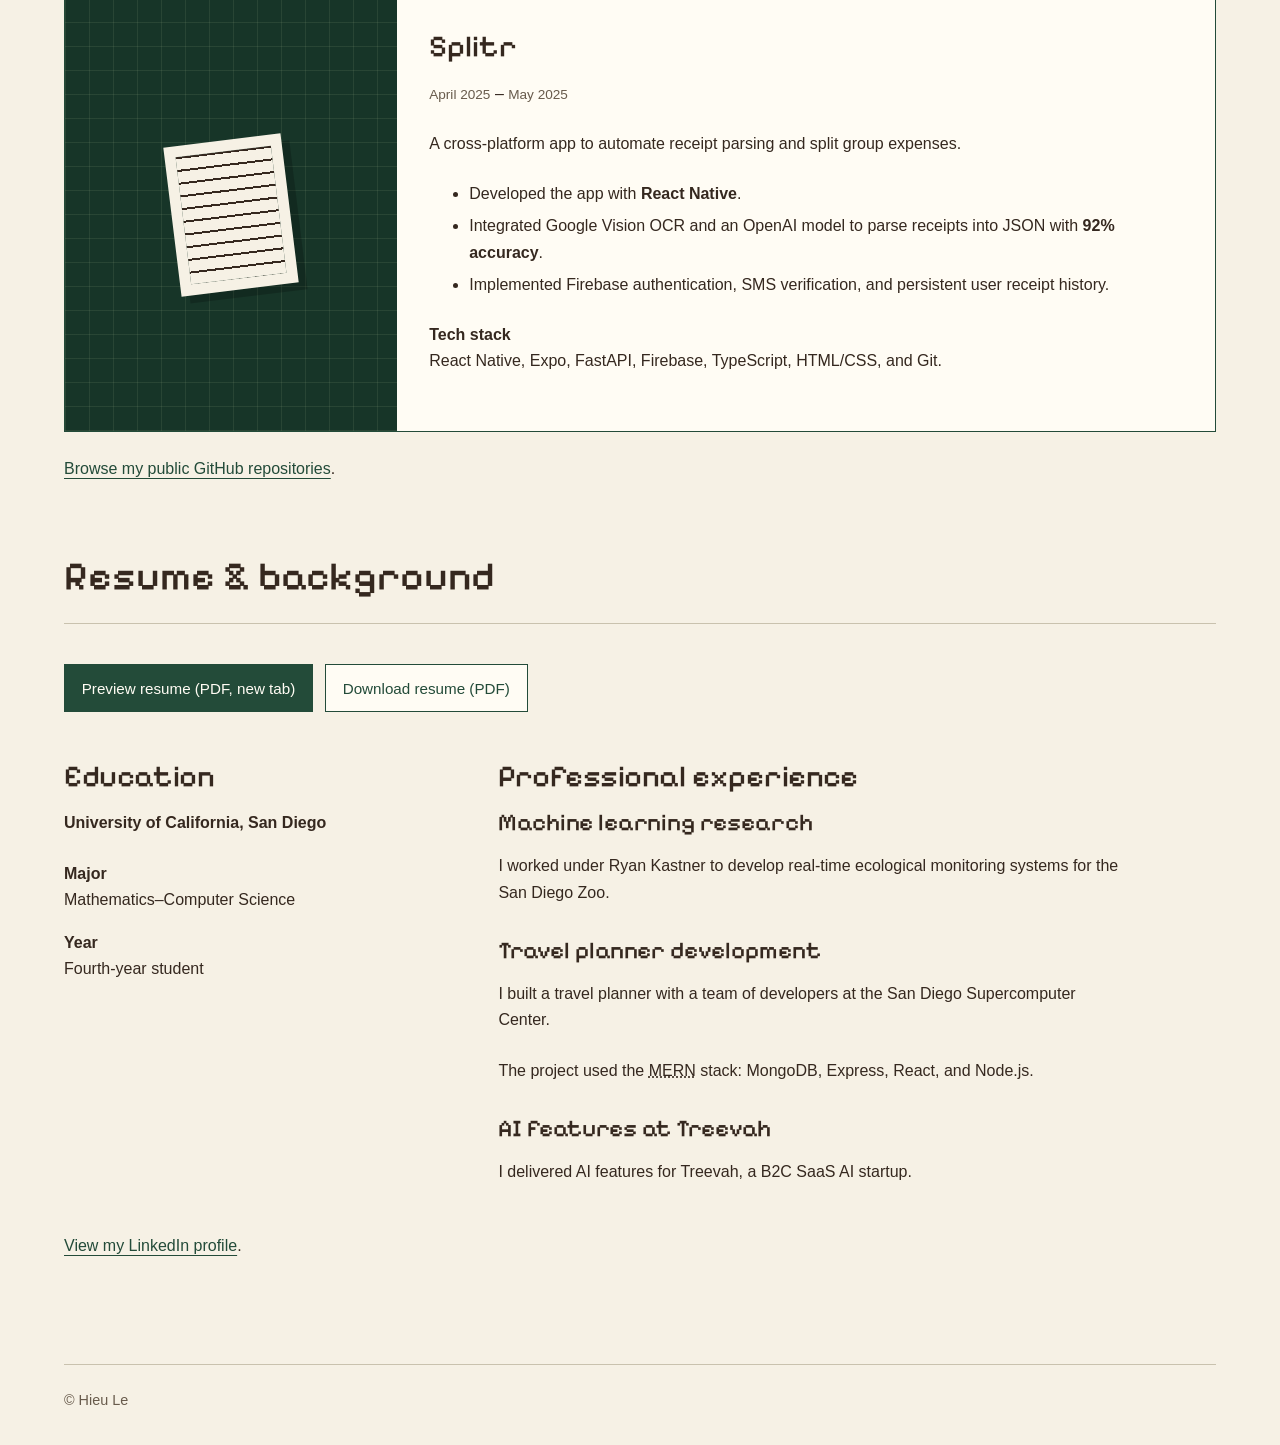
<file: projects.html>
<!doctype html>
<html lang="en">
  <head>
    <meta charset="UTF-8" />
    <meta name="viewport" content="width=device-width, initial-scale=1" />
    <meta
      name="description"
      content="Hieu Le's WatchTower, Reg2Schedg, and Splitr projects and resume information."
    />
    <title>Projects &amp; Resume | Hieu Le</title>
    <link rel="icon" href="assets/images/favicon.svg" type="image/svg+xml" />
    <link rel="stylesheet" href="styles.css" />
  </head>
  <body>
    <a class="skip-link" href="#main-content">Skip to main content</a>
    <header>
      <p class="site-name"><a href="index.html">Hieu Le</a></p>
      <nav aria-label="Main navigation">
        <ul>
          <li><a href="index.html">Home</a></li>
          <li><a href="about.html">About me</a></li>
          <li>
            <a href="projects.html" aria-current="page"
              >Projects &amp; resume</a
            >
          </li>
          <li><a href="experiments.html">Experiments</a></li>
        </ul>
      </nav>
    </header>
    <main id="main-content" tabindex="-1">
      <header class="page-intro">
        <h1>Projects &amp; resume</h1>
        <p>
          I work on full stack applications and AI/ML projects. Here are some of
          my projects, followed by my education and professional experience.
        </p>
        <nav aria-label="On this page">
          <ul>
            <li><a href="#projects">My projects</a></li>
            <li><a href="#resume">Resume &amp; education</a></li>
            <li><a href="#experience">Professional experience</a></li>
          </ul>
        </nav>
      </header>

      <section id="projects" aria-labelledby="projects-heading">
        <h2 class="section-heading" id="projects-heading">My projects</h2>

        <article
          class="project-entry"
          id="watchtower"
          aria-labelledby="watchtower-heading"
        >
          <div class="project-art art-watchtower" aria-hidden="true"></div>
          <div class="project-body">
            <h3 id="watchtower-heading">WatchTower</h3>
            <p>
              <time datetime="2026-03">March 2026</time> –
              <time datetime="2026-06">June 2026</time>
            </p>
            <p>
              A platform to track errors, performance metrics, and user events.
            </p>
            <ul>
              <li>
                Led frontend development for a
                <strong>Best Team-winning</strong> platform.
              </li>
              <li>
                Integrated browser SDK telemetry, Clerk authentication, and
                Supabase/PostgreSQL into a real-time dashboard.
              </li>
              <li>
                Built CI/CD, Playwright/Jest tests, and GitHub Pages workflows
                while coordinating cross-functional delivery.
              </li>
            </ul>
            <dl>
              <dt>Tech stack</dt>
              <dd>
                JavaScript, HTML, CSS, Supabase, PostgreSQL, Clerk, Jest, and
                Playwright.
              </dd>
            </dl>
          </div>
        </article>

        <article
          class="project-entry"
          id="reg2schedg"
          aria-labelledby="reg2schedg-heading"
        >
          <div class="project-art art-calendar" aria-hidden="true"></div>
          <div class="project-body">
            <h3 id="reg2schedg-heading">Reg2Schedg</h3>
            <p>
              <time datetime="2026-04">April 2026</time> –
              <time datetime="2026-05">May 2026</time>
            </p>
            <p>
              A course-planning platform that converts schedule screenshots into
              structured data.
            </p>
            <ul>
              <li>Deployed the platform for <strong>100+ students</strong>.</li>
              <li>
                Built an AI research pipeline using Browser Use to extract
                course logistics, professor ratings, and student sentiment.
              </li>
              <li>
                Imported and normalized
                <strong>12,000+ course evaluations</strong> to surface GPA,
                enrollment, and grade distribution insights.
              </li>
            </ul>
            <dl>
              <dt>Tech stack</dt>
              <dd>TypeScript, JavaScript, Python, SQL, and Supabase.</dd>
              <dt>Live demo</dt>
              <dd>
                <a href="https://www.reg2schedg.com/">Try Reg2Schedg</a>
              </dd>
            </dl>
          </div>
        </article>

        <article
          class="project-entry"
          id="splitr"
          aria-labelledby="splitr-heading"
        >
          <div class="project-art art-receipt" aria-hidden="true"></div>
          <div class="project-body">
            <h3 id="splitr-heading">Splitr</h3>
            <p>
              <time datetime="2025-04">April 2025</time> –
              <time datetime="2025-05">May 2025</time>
            </p>
            <p>
              A cross-platform app to automate receipt parsing and split group
              expenses.
            </p>
            <ul>
              <li>Developed the app with <strong>React Native</strong>.</li>
              <li>
                Integrated Google Vision OCR and an OpenAI model to parse
                receipts into JSON with <strong>92% accuracy</strong>.
              </li>
              <li>
                Implemented Firebase authentication, SMS verification, and
                persistent user receipt history.
              </li>
            </ul>
            <dl>
              <dt>Tech stack</dt>
              <dd>
                React Native, Expo, FastAPI, Firebase, TypeScript, HTML/CSS, and
                Git.
              </dd>
            </dl>
          </div>
        </article>

        <p>
          <a href="https://github.com/hieule314"
            >Browse my public GitHub repositories</a
          >.
        </p>
      </section>

      <section class="resume-grid" id="resume" aria-labelledby="resume-heading">
        <h2 id="resume-heading">Resume &amp; background</h2>

        <p class="resume-actions">
          <a
            class="button-link"
            href="assets/documents/hieu-le-resume.pdf"
            target="_blank"
            rel="noopener"
            >Preview resume (PDF, new tab)</a
          >
          <a
            class="button-link button-secondary"
            href="assets/documents/hieu-le-resume.pdf"
            download="Hieu-Le-Resume.pdf"
            >Download resume (PDF)</a
          >
        </p>

        <section aria-labelledby="education-heading">
          <h3 id="education-heading">Education</h3>
          <p><strong>University of California, San Diego</strong></p>
          <dl>
            <dt>Major</dt>
            <dd>Mathematics–Computer Science</dd>
            <dt>Year</dt>
            <dd>Fourth-year student</dd>
          </dl>
        </section>

        <section id="experience" aria-labelledby="experience-heading">
          <h3 id="experience-heading">Professional experience</h3>
          <article aria-labelledby="research-heading">
            <h4 id="research-heading">Machine learning research</h4>
            <p>
              I worked under Ryan Kastner to develop real-time ecological
              monitoring systems for the San Diego Zoo.
            </p>
          </article>
          <article aria-labelledby="travel-heading">
            <h4 id="travel-heading">Travel planner development</h4>
            <p>
              I built a travel planner with a team of developers at the San
              Diego Supercomputer Center.
            </p>
            <p>
              The project used the
              <abbr title="MongoDB, Express, React, and Node.js">MERN</abbr>
              stack: MongoDB, Express, React, and Node.js.
            </p>
          </article>
          <article aria-labelledby="treevah-heading">
            <h4 id="treevah-heading">AI features at Treevah</h4>
            <p>I delivered AI features for Treevah, a B2C SaaS AI startup.</p>
          </article>
        </section>

        <p>
          <a href="https://www.linkedin.com/in/hieule314/"
            >View my LinkedIn profile</a
          >.
        </p>
      </section>
    </main>
    <footer>
      <p>&copy; Hieu Le</p>
    </footer>
  </body>
</html>
</file>
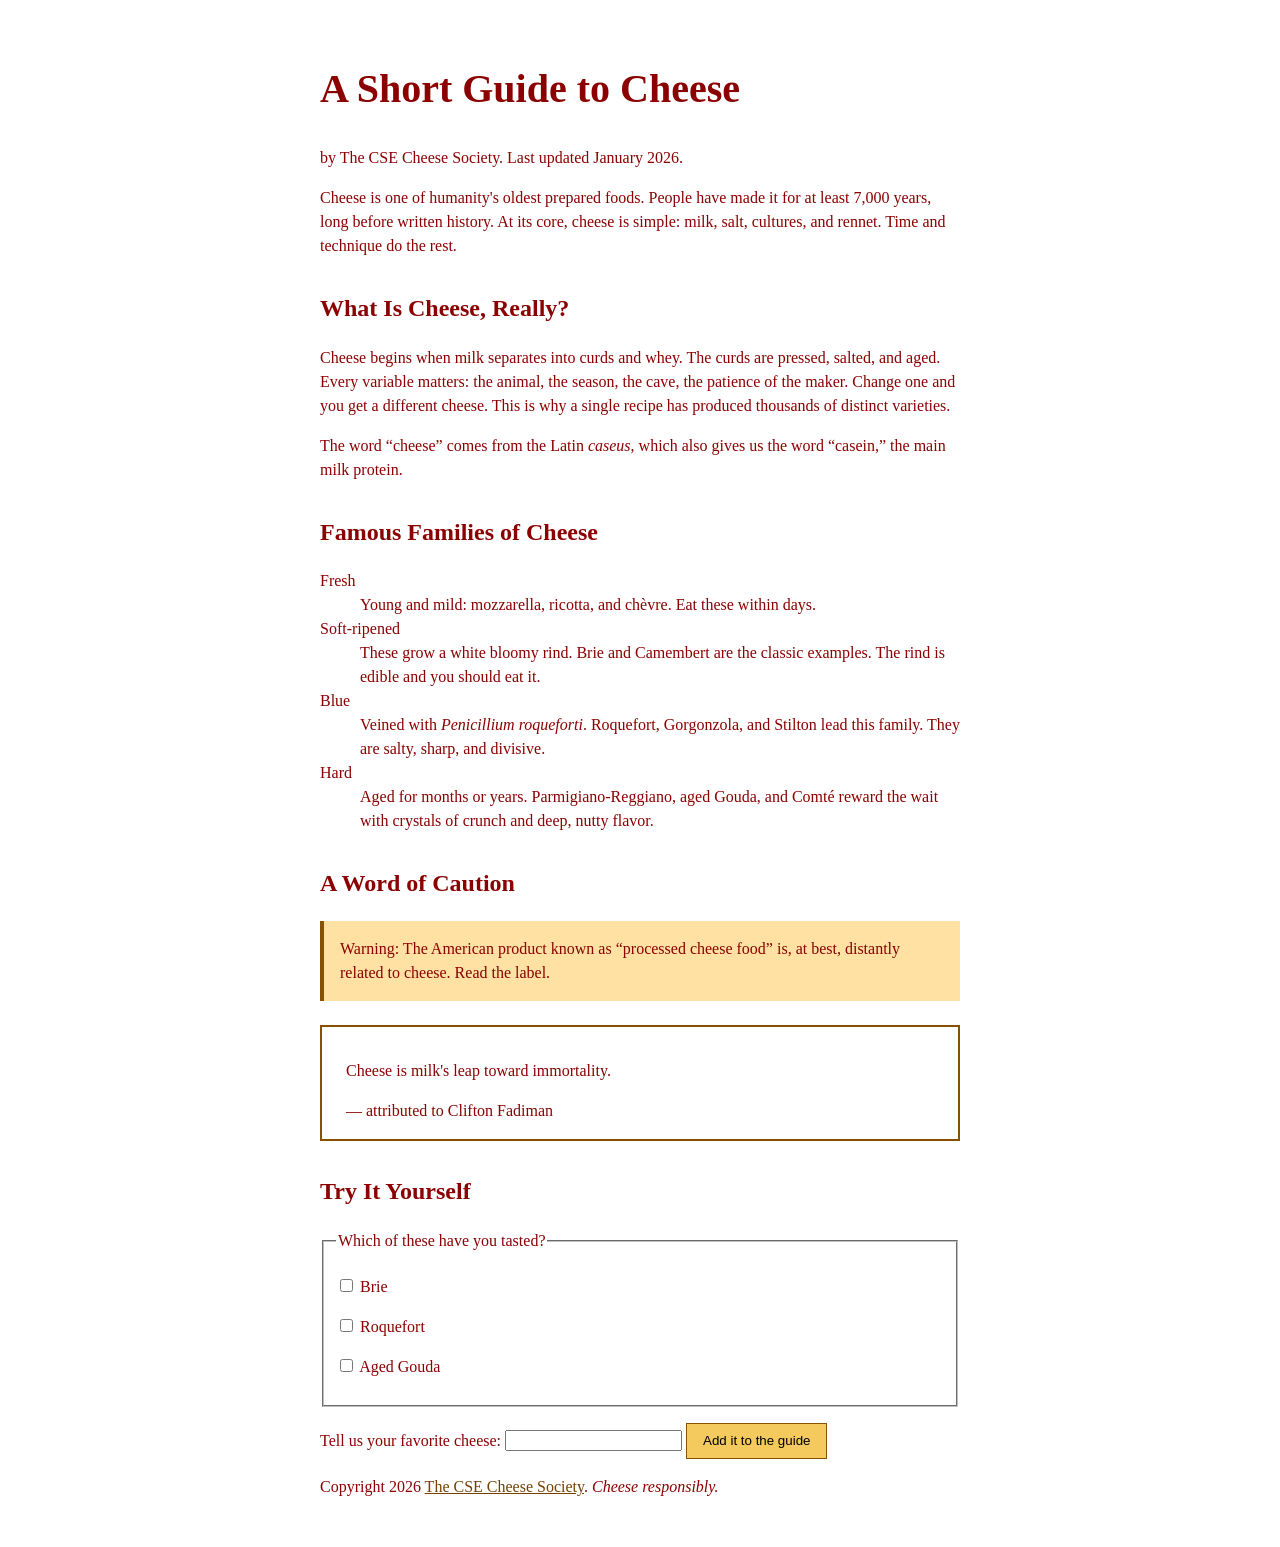
<file: part1/cheese.html>
<!DOCTYPE html>
<html lang="en">
<head>
  <meta charset="UTF-8">
  <meta name="viewport" content="width=device-width, initial-scale=1">
  <title>A Short Guide to Cheese</title>
  <link rel="stylesheet" href="cheese.css">
</head>
<body>
  <header>
    <h1>A Short Guide to Cheese</h1>
    <p>by The CSE Cheese Society. Last updated <time datetime="2026-01">January 2026</time>.</p>
  </header>

  <main>
    <article>
      <p>Cheese is one of humanity's oldest prepared foods. People have made
      it for at least 7,000 years, long before written history. At its core,
      cheese is simple: milk, salt, cultures, and rennet. Time and technique
      do the rest.</p>

      <section>
        <h2>What Is Cheese, Really?</h2>
        <p>Cheese begins when milk separates into curds and whey. The curds
        are pressed, salted, and aged. Every variable matters: the animal,
        the season, the cave, the patience of the maker. Change one and you
        get a different cheese. This is why a single recipe has produced
        thousands of distinct varieties.</p>
        <p>The word <q>cheese</q> comes from the Latin
        <span class="latin" lang="la">caseus</span>, which also gives us the word
        <q>casein,</q> the main milk protein.</p>
      </section>

      <section>
        <h2>Famous Families of Cheese</h2>

        <dl>
          <dt>Fresh</dt>
          <dd>Young and mild: mozzarella, ricotta, and
          <span lang="fr">chèvre</span>. Eat these within days.</dd>

          <dt>Soft-ripened</dt>
          <dd>These grow a white bloomy rind. Brie and Camembert are the
          classic examples. The rind is edible and you should eat it.</dd>

          <dt>Blue</dt>
          <dd>Veined with <span class="latin" lang="la">Penicillium
          roqueforti</span>. Roquefort, Gorgonzola, and Stilton lead this
          family. They are salty, sharp, and divisive.</dd>

          <dt>Hard</dt>
          <dd>Aged for months or years. Parmigiano-Reggiano, aged Gouda,
          and <span lang="fr">Comté</span> reward the wait with crystals
          of crunch and deep, nutty flavor.</dd>
        </dl>
      </section>

      <section>
        <h2>A Word of Caution</h2>
        <p id="warning">Warning: The American product known as
        <q>processed cheese food</q> is, at best, distantly related to
        cheese. Read the label.</p>

        <blockquote>
          <p>Cheese is milk's leap toward immortality.</p>
          <footer>— attributed to Clifton Fadiman</footer>
        </blockquote>
      </section>

      <section>
        <h2>Try It Yourself</h2>
        <form>
          <fieldset>
            <legend>Which of these have you tasted?</legend>
            <p><input type="checkbox" id="c-brie" name="tasted" value="brie">
               <label for="c-brie">Brie</label></p>
            <p><input type="checkbox" id="c-roquefort" name="tasted" value="roquefort">
               <label for="c-roquefort">Roquefort</label></p>
            <p><input type="checkbox" id="c-gouda" name="tasted" value="gouda">
               <label for="c-gouda">Aged Gouda</label></p>
          </fieldset>
          <p>
            <label for="fav">Tell us your favorite cheese:</label>
            <input type="text" id="fav" name="favorite">
            <button type="submit">Add it to the guide</button>
          </p>
        </form>
      </section>
    </article>
  </main>
  <footer>
    <p>Copyright 2026 <a href="https://example.com/cheese-society">The CSE
    Cheese Society</a>. <em>Cheese responsibly.</em></p>
  </footer>
</body>
</html>
</file>
<file: styles.css>
/* Hieu Le | https://github.com/hieule314/cse134b-hw3 */

/* The pixel font is served locally; its license is in assets/fonts/OFL.txt. */
@font-face {
  font-family: "Pixelify Sans";
  src:
    url("assets/fonts/PixelifySans.woff2") format("woff2"),
    url("assets/fonts/PixelifySans.ttf") format("truetype");
  font-weight: 400 700;
  font-style: normal;
  font-display: swap;
}

:root {
  --paper: #f6f1e5;
  --surface: #fffcf4;
  --ink: #35281f;
  --muted: #685b4c;
  --forest: #234b39;
  --forest-dark: #173528;
  --fern: #bfd1a2;
  --rule: #c9c2ae;
  --body-font: "Trebuchet MS", "Segoe UI", sans-serif;
  --pixel-font: "Pixelify Sans", "Courier New", monospace;
  --page-width: 72rem;
  --gutter: 2rem;
  --space: 1.5rem;
}

* {
  box-sizing: border-box;
}

html {
  scroll-padding-top: 2rem;
}

body {
  margin: 0;
  background: var(--paper);
  color: var(--ink);
  font-family: var(--body-font);
  font-size: 1rem;
  line-height: 1.65;
  overflow-wrap: anywhere;
}

::selection {
  background: var(--forest);
  color: var(--surface);
}

/* Child combinator: constrain the page's top-level header, main, and footer. */
body > header,
body > main,
body > footer {
  width: min(var(--page-width), calc(100% - var(--gutter) * 2));
  margin-inline: auto;
}

body > header {
  display: flex;
  align-items: center;
  justify-content: space-between;
  gap: var(--space);
  min-height: 6.5rem;
  padding-block: 1rem;
  border-bottom: 1px solid var(--rule);
}

.site-name {
  margin: 0;
  font-family: var(--pixel-font);
  font-size: 2rem;
  font-weight: 600;
  line-height: 1;
  white-space: nowrap;
}

.site-name a {
  text-decoration: none;
}

/* Descendant combinator: arrange the existing navigation lists as wrapping rows. */
nav ul {
  display: flex;
  flex-wrap: wrap;
  align-items: center;
  gap: 0.35rem;
  margin: 0;
  padding: 0;
  list-style: none;
}

nav a {
  display: inline-flex;
  align-items: center;
  min-height: 2.75rem;
  padding: 0.55em 0.8em;
  color: var(--ink);
  font-size: 0.9rem;
  text-decoration: none;
  transition:
    background-color 160ms ease,
    color 160ms ease;
}

/* Attribute selector: mark the current page using its existing ARIA attribute. */
nav a[aria-current="page"] {
  background: var(--forest);
  color: var(--surface);
}

nav a:hover {
  background: var(--forest-dark);
  color: var(--surface);
}

main {
  padding-block: 3.5rem 5rem;
}

main > section + section {
  margin-top: 4.5rem;
}

h1,
h2,
h3,
h4 {
  margin: 0 0 1rem;
  font-family: var(--pixel-font);
  font-weight: 500;
  line-height: 1.12;
  text-wrap: balance;
}

h1 {
  max-width: 18ch;
  font-size: 4rem;
  letter-spacing: -0.025em;
}

h2 {
  font-size: 2.5rem;
}

h3 {
  font-size: 1.9rem;
}

h4 {
  font-size: 1.5rem;
}

p,
ul,
ol,
dl {
  margin: 0 0 var(--space);
}

/* Keep paragraphs comfortable to read on wide screens. */
main p {
  max-width: 70ch;
}

li + li {
  margin-top: 0.35rem;
}

nav li + li {
  margin-top: 0;
}

/* Adjacent sibling combinator: soften introductory paragraphs after page titles. */
h1 + p {
  max-width: 65ch;
  color: var(--muted);
  font-size: 1.15rem;
}

a {
  color: var(--forest);
  text-underline-offset: 0.22em;
  text-decoration-thickness: 1px;
  transition:
    color 160ms ease,
    text-decoration-thickness 160ms ease;
}

a:hover {
  color: var(--ink);
  text-decoration-thickness: 3px;
}

/* Every keyboard-focusable control keeps an explicit, contrasting outline. */
a:focus,
button:focus,
input:focus,
textarea:focus,
select:focus,
summary:focus,
video:focus,
audio:focus,
iframe:focus {
  outline: 3px solid var(--forest);
  outline-offset: 4px;
}

.skip-link {
  position: absolute;
  top: 0.6rem;
  left: var(--gutter);
  z-index: 10;
  padding: 0.65em 1em;
  transform: translateY(-200%);
  background: var(--surface);
}

.skip-link:focus {
  transform: translateY(0);
}

.intro {
  display: grid;
  grid-template-columns: minmax(0, 1.25fr) minmax(0, 0.8fr);
  align-items: center;
  gap: 4rem;
  padding-block: 1rem 2rem;
}

.intro-greeting {
  display: block;
  margin-bottom: 0.6rem;
  color: var(--muted);
  font-family: var(--body-font);
  font-size: 1.1rem;
  line-height: 1.5;
  letter-spacing: 0;
}

.intro-name {
  display: block;
  color: var(--forest);
  font-size: 6rem;
  line-height: 1;
}

.intro .intro-links {
  display: flex;
  flex-wrap: wrap;
  align-items: center;
  gap: 0.75rem;
  margin-top: 1.8rem;
  color: var(--ink);
}

.button-link,
button {
  display: inline-block;
  min-height: 2.75rem;
  border: 1px solid var(--forest);
  padding: 0.7em 1.1em;
  background: var(--forest);
  color: var(--surface);
  font: inherit;
  font-size: 0.95rem;
  text-decoration: none;
  cursor: pointer;
  transition:
    transform 180ms ease,
    box-shadow 180ms ease,
    background-color 180ms ease;
}

.button-link:hover,
button:hover:enabled {
  transform: translate(-2px, -2px);
  background: var(--forest-dark);
  color: var(--surface);
  box-shadow: 3px 3px 0 var(--fern);
}

.resume-actions {
  display: flex;
  flex-wrap: wrap;
  align-items: center;
  gap: 0.75rem;
}

.button-secondary {
  background: var(--surface);
  color: var(--forest);
}

figure {
  min-width: 0;
  margin: 0;
}

picture,
img,
video,
svg,
canvas,
iframe,
audio {
  display: block;
  max-width: 100%;
}

img,
video,
svg,
canvas {
  height: auto;
}

figcaption {
  margin-top: 0.65rem;
  color: var(--muted);
  font-size: 0.85rem;
}

.portrait {
  padding: 0.75rem;
  border: 1px solid var(--forest);
  background: var(--surface);
  box-shadow: 12px 12px 0 var(--forest);
}

.portrait img {
  width: 100%;
  aspect-ratio: 4 / 5;
  object-fit: cover;
}

.section-heading {
  margin-bottom: 1.5rem;
  padding-bottom: 1rem;
  border-bottom: 1px solid var(--rule);
}

.project-grid {
  display: grid;
  grid-template-columns: repeat(3, minmax(0, 1fr));
  gap: var(--space);
}

.project-grid > h2 {
  grid-column: 1 / -1;
  margin-bottom: 0;
}

.project-card {
  position: relative;
  display: grid;
  grid-template-columns: minmax(0, 1fr);
  grid-template-rows: 12rem auto 1fr;
}

.project-card,
.project-entry {
  min-width: 0;
  border: 1px solid var(--forest);
  background: var(--surface);
  transition:
    transform 220ms ease,
    box-shadow 220ms ease;
}

.project-card:hover,
.project-card:focus-within {
  transform: translateY(-5px);
  box-shadow: 6px 6px 0 var(--fern);
}

.project-card > h3 {
  margin: var(--space) var(--space) 0.75rem;
}

.project-card h3 a {
  text-decoration: none;
}

/* Stretch each existing project link across its card without extra markup. */
.project-card h3 a::after {
  position: absolute;
  inset: 0;
  content: "";
}

/* Replace the small text outline with an outline around the full card. */
.project-card h3 a:focus {
  outline: none;
}

.project-card h3 a:focus::after {
  outline: 3px solid var(--forest);
  outline-offset: 4px;
}

.project-entry:focus-within,
.project-entry:target {
  box-shadow: 0 0 0 2px var(--fern);
}

.project-card > p {
  margin: 0 var(--space) var(--space);
}

/* Decorative CSS illustrations suggest metrics, a calendar, and a receipt. */
.project-art {
  display: flex;
  align-items: end;
  justify-content: center;
  gap: 0.85rem;
  height: 12rem;
  padding: 2.5rem;
  overflow: hidden;
  background-color: var(--forest-dark);
  background-image:
    linear-gradient(#bfd1a21a 1px, transparent 1px),
    linear-gradient(90deg, #bfd1a21a 1px, transparent 1px);
  background-size: 1.5rem 1.5rem;
}

.art-watchtower::before {
  width: 7.5rem;
  height: 7rem;
  background:
    linear-gradient(var(--fern) 0 0) left bottom / 1.6rem 48% no-repeat,
    linear-gradient(var(--fern) 0 0) center bottom / 1.6rem 85% no-repeat,
    linear-gradient(var(--fern) 0 0) right bottom / 1.6rem 65% no-repeat;
  content: "";
  transform-origin: bottom;
}

.art-calendar::before {
  width: 9rem;
  height: 7rem;
  border: 2px solid var(--fern);
  border-top-width: 1rem;
  background-image:
    linear-gradient(var(--fern) 1px, transparent 1px),
    linear-gradient(90deg, var(--fern) 1px, transparent 1px);
  background-size: 1.3rem 1.5rem;
  content: "";
}

.art-receipt::before {
  width: 6rem;
  height: 8rem;
  border: 0.7rem solid var(--paper);
  background: repeating-linear-gradient(
    var(--ink) 0 2px,
    var(--paper) 2px 0.8rem
  );
  box-shadow: 8px 8px 0 #00000033;
  content: "";
  transform: rotate(-7deg);
}

.outside-grid {
  display: grid;
  grid-template-columns: 0.9fr 1.25fr;
  align-items: center;
  gap: 3rem;
  padding: 2.5rem;
  background: var(--forest);
  color: var(--paper);
}

.outside-photos {
  display: grid;
  grid-template-columns: repeat(2, minmax(0, 1fr));
  align-items: start;
  gap: var(--space);
}

.outside-photos figure:last-child {
  margin-top: 2rem;
}

.outside-grid a {
  color: var(--paper);
}

.outside-grid p:last-child {
  margin-bottom: 0;
}

.outside-grid a:hover {
  color: var(--fern);
}

.outside-grid a:focus {
  outline-color: var(--paper);
}

.outside-grid img {
  width: 100%;
  aspect-ratio: 4 / 5;
  object-fit: cover;
  border: 0.4rem solid var(--paper);
}

.about-background {
  display: grid;
  grid-template-columns: minmax(0, 1.25fr) minmax(0, 0.8fr);
  column-gap: 4rem;
  align-items: start;
  margin-top: 2.5rem;
}

.about-background > figure {
  grid-column: 2;
  grid-row: 1 / span 4;
}

.about-background > p,
.about-background > h2 {
  grid-column: 1;
}

/* Match the Home and About biography text without enlarging their action links. */
.intro-copy > p:not(.intro-links),
.about-background > p {
  max-width: none;
  font-size: 1.5rem;
}

.about-background > p:last-child {
  margin-bottom: 0;
  font-size: 1rem;
}

/* The section itself is the gallery; no extra layout div is needed. */
.photo-gallery {
  display: grid;
  grid-template-columns: repeat(2, minmax(0, 1fr));
  align-items: start;
  gap: var(--space);
}

.photo-gallery > h2,
.photo-gallery > p {
  grid-column: 1 / -1;
  margin: 0;
}

.dog-gallery {
  max-width: 50rem;
}

.photo-gallery img {
  width: 100%;
  border: 0.6rem solid var(--surface);
  box-shadow: 3px 3px 0 var(--rule);
}

.photo-caption {
  color: var(--muted);
  font-size: 0.85rem;
}

.sports-gallery img {
  aspect-ratio: 4 / 3;
  object-fit: contain;
  background: var(--surface);
}

.games-gallery {
  grid-template-columns: repeat(3, minmax(0, 1fr));
  align-items: center;
}

#social-heading {
  text-align: center;
}

.social-links {
  display: flex;
  flex-wrap: wrap;
  justify-content: center;
  gap: 1rem 2rem;
  padding: 0;
  list-style: none;
}

.social-links li {
  margin: 0;
}

.social-links a {
  display: inline-flex;
  align-items: center;
  min-height: 2.75rem;
  padding: 0.35em 0.25em;
}

.page-intro {
  margin-bottom: 3rem;
  padding-bottom: 2rem;
  border-bottom: 1px solid var(--rule);
}

.page-intro nav a {
  border: 1px solid var(--rule);
}

#projects > .project-entry + .project-entry {
  margin-top: 2rem;
}

#projects > p {
  margin-top: var(--space);
}

.project-entry {
  display: grid;
  grid-template-columns: minmax(0, 0.65fr) minmax(0, 1.6fr);
}

.project-entry .project-art {
  height: 100%;
  min-height: 13rem;
  align-items: center;
}

.project-body {
  min-width: 0;
  padding: 2rem;
}

/* Attribute selector: distinguish each project's existing date metadata. */
time[datetime] {
  color: var(--muted);
  font-size: 0.85rem;
}

dt {
  font-weight: bold;
}

dd {
  margin: 0 0 1rem;
}

.resume-grid {
  display: grid;
  grid-template-columns: minmax(0, 0.7fr) minmax(0, 1.3fr);
  gap: 1.5rem 3rem;
}

.resume-grid > h2,
.resume-grid > p {
  grid-column: 1 / -1;
}

.resume-grid > h2 {
  padding-bottom: 1.5rem;
  border-bottom: 1px solid var(--rule);
}

#experience article + article {
  margin-top: 2rem;
}

.experiments main > section {
  max-width: 52rem;
  padding-top: 2rem;
  border-top: 1px solid var(--rule);
}

.experiments main > section + section {
  margin-top: 3rem;
}

/* CSS paints the decorative court; its description and SVG remain in the HTML. */
#court-canvas {
  width: 22.5rem;
  aspect-ratio: 2 / 1;
  border: 1rem solid var(--paper);
  background:
    linear-gradient(
      90deg,
      transparent calc(50% - 1px),
      white calc(50% - 1px) calc(50% + 1px),
      transparent calc(50% + 1px)
    ),
    #196b3a;
  box-shadow: inset 0 0 0 2px white;
}

iframe {
  width: 100%;
  height: 24rem;
  border: 1px solid var(--rule);
  background: var(--surface);
}

portfolio-note {
  display: block;
  margin-bottom: var(--space);
  padding: 1rem;
  border: 1px solid var(--forest);
  background: var(--surface);
}

portfolio-note p {
  margin: 0;
}

fieldset {
  min-width: 0;
  margin: 0;
  padding: var(--space);
  border: 1px solid var(--rule);
}

legend {
  padding-inline: 0.4em;
  font-weight: bold;
}

fieldset > div {
  margin-bottom: var(--space);
}

label {
  display: block;
  margin-bottom: 0.3rem;
}

input,
textarea,
select {
  width: 100%;
  max-width: 32rem;
  min-width: 0;
  border: 1px solid var(--muted);
  border-radius: 0;
  padding: 0.65em;
  background: var(--surface);
  color: var(--ink);
  font: inherit;
}

textarea {
  resize: vertical;
}

button:disabled {
  border-color: var(--rule);
  background: var(--paper);
  color: var(--muted);
  cursor: not-allowed;
}

progress {
  max-width: 100%;
  accent-color: var(--forest);
}

summary {
  width: fit-content;
  padding: 0.6em 0;
  color: var(--forest);
  cursor: pointer;
}

summary:hover {
  text-decoration: underline;
}

details[open] {
  padding-bottom: 1rem;
}

dialog {
  width: min(30rem, calc(100% - 3rem));
  max-height: calc(100% - 3rem);
  padding: 2rem;
  border: 2px solid var(--forest);
  background: var(--paper);
  color: var(--ink);
}

dialog::backdrop {
  background: #17352899;
}

code {
  font-size: 0.9rem;
  overflow-wrap: anywhere;
}

body > footer {
  display: flex;
  flex-wrap: wrap;
  justify-content: space-between;
  gap: 1rem;
  padding-block: 1.5rem 2rem;
  border-top: 1px solid var(--rule);
  color: var(--muted);
  font-size: 0.9rem;
}

body > footer p {
  margin: 0;
}

/* Animate only when motion is welcome; content is visible by default. */
@media (prefers-reduced-motion: no-preference) {
  html {
    scroll-behavior: smooth;
  }

  .intro-copy,
  .page-intro {
    animation: arrive 400ms ease-out;
  }

  .intro .portrait {
    animation: portrait-arrive 550ms ease-out;
  }

  .project-card:hover .art-watchtower::before,
  .project-entry:hover .art-watchtower::before {
    animation: grow-bar 650ms ease-out;
  }

  .project-card:hover .art-receipt::before,
  .project-entry:hover .art-receipt::before {
    animation: receipt-tilt 600ms ease-in-out;
  }
}

@keyframes arrive {
  from {
    transform: translateY(0.75rem);
  }
  to {
    transform: translateY(0);
  }
}

@keyframes portrait-arrive {
  from {
    transform: translate(0.5rem, 0.5rem) rotate(1deg);
  }
  to {
    transform: translate(0, 0) rotate(0);
  }
}

@keyframes grow-bar {
  from {
    transform: scaleY(0.45);
  }
  to {
    transform: scaleY(1);
  }
}

@keyframes receipt-tilt {
  50% {
    transform: rotate(5deg) translateY(-0.4rem);
  }
}

/* Scroll effects are optional: unsupported browsers, print, and reduced motion
   keep the normal, fully visible content. No JavaScript or extra wrappers. */
@media screen and (prefers-reduced-motion: no-preference) {
  @supports (animation-timeline: view()) and
    (animation-range: entry 0% entry 100%) {
    :is(
      .project-grid > h2,
      .project-card,
      .outside-grid,
      .photo-gallery > *,
      .project-entry,
      .resume-grid > h2,
      .resume-grid > section,
      main > section[aria-labelledby="social-heading"]
    ) {
      /* One scroll-based pace; time delays would make later cards jump. */
      animation: scroll-reveal 1ms linear both;
      animation-timeline: view();
      animation-range: entry 0% entry 100%;
    }

    /* Focus and fragment navigation reveal their targets immediately. */
    :is(
      .project-card,
      .project-entry,
      .outside-grid,
      .photo-gallery > *,
      .resume-grid > section,
      main > section[aria-labelledby="social-heading"]
    ):is(:focus-within, :target) {
      animation: none;
    }

    /* Keep the shadow text readable while the darker ink fills on scroll. */
    @supports (background-clip: text) {
      .intro-copy > p:not(.intro-links),
      .about-background > p:not(:last-child),
      .photo-gallery > p:not(:empty) {
        background-image: linear-gradient(var(--ink) 85%, transparent);
        background-repeat: no-repeat;
        background-position: left top;
        background-clip: text;
        -webkit-background-clip: text;
        color: color-mix(in srgb, var(--ink) 70%, transparent);
        animation: ink-reveal 1ms linear both;
        animation-timeline: view();
        animation-range: entry 0% cover 40%;
      }
    }
  }
}

@keyframes scroll-reveal {
  from {
    opacity: 0;
    translate: 0 1.25rem;
  }
  to {
    opacity: 1;
    translate: 0 0;
  }
}

@keyframes ink-reveal {
  from {
    background-size: 100% 0%;
  }
  to {
    background-size: 100% 120%;
  }
}

/* Narrow screens stack meaningful columns and keep all navigation visible. */
@media (max-width: 48rem) {
  :root {
    --gutter: 1.25rem;
    --space: 1.25rem;
  }

  body > header {
    flex-direction: column;
    align-items: flex-start;
    gap: 1rem;
    padding-block: 1.5rem;
  }

  body > header nav {
    width: 100%;
  }

  body > header nav ul {
    display: grid;
    grid-template-columns: repeat(2, minmax(0, 1fr));
    align-items: stretch;
    gap: 0.4rem;
  }

  body > header nav a {
    display: flex;
    height: 100%;
  }

  main {
    padding-block: 2.5rem 3rem;
  }

  h1 {
    font-size: 2.8rem;
  }
  h2 {
    font-size: 2rem;
  }
  h3 {
    font-size: 1.65rem;
  }
  h4 {
    font-size: 1.35rem;
  }

  .intro-name {
    font-size: 4.25rem;
  }

  .intro,
  .about-background,
  .outside-grid,
  .resume-grid,
  .project-entry,
  .project-grid,
  .sports-gallery,
  .games-gallery {
    grid-template-columns: minmax(0, 1fr);
    gap: 2rem;
  }

  .intro {
    padding-top: 0;
  }

  .portrait {
    width: calc(100% - 0.75rem);
    max-width: 25rem;
  }

  .about-background > figure,
  .about-background > p,
  .about-background > h2 {
    grid-column: auto;
    grid-row: auto;
  }

  .about-background {
    gap: 0;
  }

  .intro-copy > p:not(.intro-links),
  .about-background > p:not(:last-child) {
    font-size: 1.125rem;
    line-height: 1.7;
  }

  .about-background > figure {
    margin-block: 0.5rem 2rem;
  }

  .outside-grid,
  .project-body {
    padding: 1.5rem;
  }

  .outside-photos {
    gap: 0.75rem;
  }

  .project-entry {
    gap: 0;
  }

  .project-entry .project-art {
    height: 12rem;
    min-height: 0;
  }

  main > section + section {
    margin-top: 3rem;
  }
}

@media (prefers-reduced-motion: reduce) {
  a,
  button,
  .project-card,
  .project-entry {
    transition: none;
  }

  .project-card:hover,
  .project-card:focus-within,
  .button-link:hover,
  button:hover:enabled {
    transform: none;
  }
}
</file>
<file: part1/cheese.css>
/*
  Name: Hieu Le
  Repository: https://github.com/hieule314/cse134b-hw3
*/

/* Set inherited typography and center the page with padding. */
body {
    font-family: "Times New Roman", Times, serif;
    color: darkred;
    line-height: 1.5 ;
    background-color: white ;
    max-width: 40rem;
    margin: 0 auto;
    padding: 2rem;
}

/* Set heading sizes in rem. */
h1 {
    font-size: 2.5rem;
}

h2 {
    font-size: 1.5rem;
    margin-top: 2rem;
}

/* Italicize both Latin terms. */
.latin {
  font-style: italic;
}

/* Give the warning a distinct background and border. */
#warning {
  background-color: #ffe2a3;
  padding: 1rem;
  border-left: 0.3rem solid #875200;
}

/* Add a border, outer margin, and inner padding to the quotation. */
blockquote {
  border: 2px solid #875200;
  margin: 1.5rem 0;
  padding: 1rem 1.5rem;
}

/* Set the link color. */
a {
  color: #754000;
}

/* Change link appearance when hovered. */
a:hover {
  color: #492700;
  text-decoration-thickness: 0.15em;
}

/* Show a visible outline on links and form controls when focused. */
a:focus,
input:focus,
button:focus {
  outline: 3px solid #005a9c;
  outline-offset: 3px;
}

/* Set the button's initial background, border, and padding. */
button {
  background-color: #eeeeee;
  border: 1px solid #875200;
  padding: 0.6rem 1rem;
  cursor: pointer;
}
/* Equal specificity: this later button rule wins for background-color. */
button {
  background-color: #f4c95d;
}
</file>
